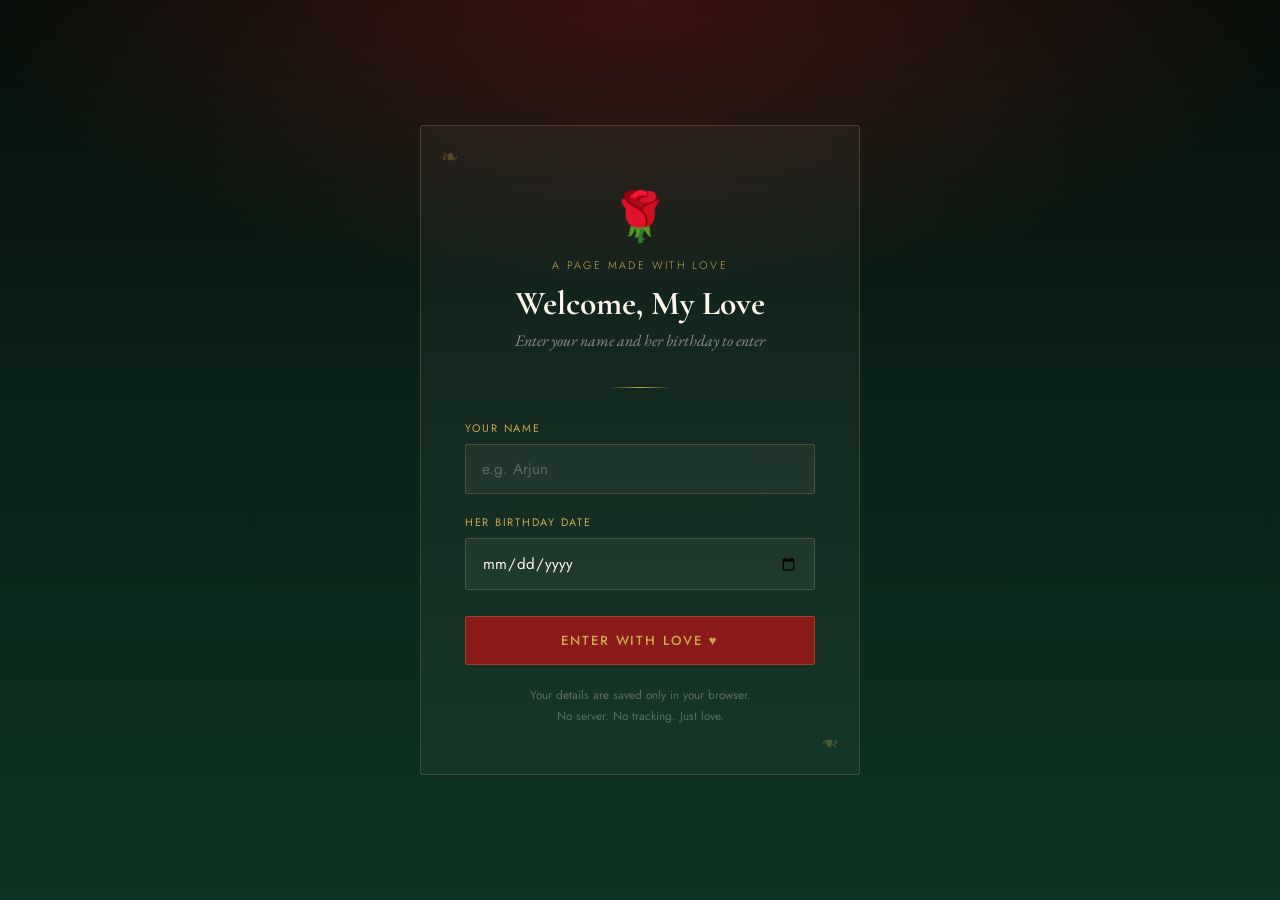
<file: index.html>
<!DOCTYPE html>
<html lang="en">
<head>
<meta charset="UTF-8"/>
<meta name="viewport" content="width=device-width, initial-scale=1.0"/>
<title>Happy Birthday, My Love</title>
<link href="https://fonts.googleapis.com/css2?family=Cormorant+Garamond:ital,wght@0,400;0,600;0,700;1,400;1,600&family=EB+Garamond:ital,wght@0,400;1,400&family=Jost:wght@300;400;500&display=swap" rel="stylesheet"/>
<style>
*,*::before,*::after{box-sizing:border-box;margin:0;padding:0}
:root{
  --green:#0d3322;--green2:#1a5c3a;--green3:#2d7a52;
  --red:#8b1a1a;--red2:#b52020;--red3:#d4302f;
  --gold:#c9a84c;--gold2:#e8c97a;
  --cream:#fdf6ec;
}
html{scroll-behavior:smooth}
body{font-family:'Jost',sans-serif;background:var(--green);color:var(--cream);overflow-x:hidden}

/* ── PETALS ── */
#petals{position:fixed;top:0;left:0;width:100%;height:100%;pointer-events:none;z-index:1}

/* ══════════════════════════════
   LOGIN PAGE
══════════════════════════════ */
#loginPage{
  position:fixed;inset:0;z-index:500;
  background:
    radial-gradient(ellipse 80% 50% at 50% 0%, rgba(139,26,26,.4) 0%, transparent 65%),
    linear-gradient(180deg,#060e09 0%,#0a2218 45%,#0d3322 100%);
  display:flex;align-items:center;justify-content:center;
  padding:20px;
}
.login-box{
  width:100%;max-width:440px;
  background:rgba(253,246,236,.04);
  border:1px solid rgba(201,168,76,.22);
  border-radius:3px;
  padding:56px 44px 48px;
  position:relative;text-align:center;
}
.login-box::before,.login-box::after{
  content:'❧';position:absolute;
  font-size:1.3rem;color:rgba(201,168,76,.3);
}
.login-box::before{top:16px;left:20px}
.login-box::after{bottom:16px;right:20px;transform:rotate(180deg)}

.login-rose{font-size:3rem;margin-bottom:6px;display:block;animation:heartbeat 2s ease-in-out infinite}
@keyframes heartbeat{0%,100%{transform:scale(1)}50%{transform:scale(1.12)}}

.login-eyebrow{
  font-size:.68rem;letter-spacing:.22em;text-transform:uppercase;
  color:var(--gold);margin-bottom:10px;font-weight:300;
}
.login-title{
  font-family:'Cormorant Garamond',serif;
  font-size:2.1rem;font-weight:700;color:var(--cream);
  margin-bottom:6px;
}
.login-sub{
  font-family:'EB Garamond',serif;font-style:italic;
  font-size:1rem;color:rgba(253,246,236,.5);
  margin-bottom:36px;
}
.gold-line{width:60px;height:1px;background:linear-gradient(90deg,transparent,var(--gold),transparent);margin:0 auto 32px}

.login-label{
  display:block;font-size:.68rem;letter-spacing:.16em;text-transform:uppercase;
  color:var(--gold);margin-bottom:8px;text-align:left;
}
.login-input{
  width:100%;padding:13px 16px;margin-bottom:20px;
  background:rgba(253,246,236,.05);
  border:1px solid rgba(201,168,76,.25);border-radius:2px;
  color:var(--cream);font-family:'Jost',sans-serif;font-size:.95rem;
  outline:none;transition:.2s;
}
.login-input::placeholder{color:rgba(253,246,236,.28)}
.login-input:focus{border-color:var(--gold);background:rgba(201,168,76,.07)}

.login-btn{
  width:100%;padding:14px;margin-top:6px;
  background:var(--red);color:var(--gold);
  font-family:'Jost',sans-serif;font-size:.82rem;
  letter-spacing:.14em;text-transform:uppercase;font-weight:500;
  border:1px solid rgba(201,168,76,.3);border-radius:2px;
  cursor:pointer;transition:.2s;
}
.login-btn:hover{background:var(--red2);transform:translateY(-2px)}
.login-error{
  display:none;margin-top:14px;
  font-size:.82rem;color:#f87171;letter-spacing:.05em;
}
.login-note{
  margin-top:20px;font-size:.74rem;
  color:rgba(253,246,236,.3);line-height:1.7;
}

/* ══════════════════════════════
   MAIN PAGE (hidden until login)
══════════════════════════════ */
#mainPage{display:none}

/* ── NAV ── */
nav{
  position:fixed;top:0;width:100%;z-index:200;
  background:rgba(13,51,34,.93);backdrop-filter:blur(14px);
  border-bottom:1px solid rgba(201,168,76,.18);
  display:flex;align-items:center;justify-content:space-between;
  padding:0 5%;height:62px;
}
.nav-brand{
  font-family:'Cormorant Garamond',serif;
  font-size:1.2rem;font-weight:600;color:var(--gold);
  text-decoration:none;letter-spacing:.05em;
}
.nav-brand em{color:var(--red3);font-style:italic}
.nav-links{display:flex;gap:4px;list-style:none;align-items:center}
.nav-links a{
  text-decoration:none;font-size:.8rem;font-weight:400;letter-spacing:.06em;
  color:rgba(253,246,236,.6);padding:7px 14px;border-radius:3px;
  transition:.2s;text-transform:uppercase;
}
.nav-links a:hover{color:var(--gold);background:rgba(201,168,76,.08)}
.nav-links .cta-btn{background:var(--red);color:var(--gold)!important;border:1px solid rgba(201,168,76,.3)}
.nav-links .cta-btn:hover{background:var(--red2)!important}
.nav-user{
  font-size:.75rem;color:var(--gold2);letter-spacing:.08em;
  margin-right:4px;opacity:.8;
}
.logout-btn{
  background:none;border:1px solid rgba(201,168,76,.25);
  color:rgba(253,246,236,.45);font-size:.72rem;letter-spacing:.1em;
  text-transform:uppercase;padding:5px 12px;border-radius:2px;
  cursor:pointer;transition:.2s;font-family:'Jost',sans-serif;
}
.logout-btn:hover{border-color:var(--red);color:var(--red3)}

/* ── HERO ── */
.hero{
  min-height:100vh;
  background:
    radial-gradient(ellipse 80% 60% at 50% 0%,rgba(139,26,26,.35) 0%,transparent 70%),
    linear-gradient(180deg,#0a2218 0%,#0d3322 40%,#0a1e12 100%);
  display:flex;flex-direction:column;align-items:center;justify-content:center;
  text-align:center;padding:110px 24px 80px;position:relative;overflow:hidden;
}
.hero::before{
  content:'';position:absolute;top:0;left:50%;transform:translateX(-50%);
  width:600px;height:300px;
  background:radial-gradient(ellipse,rgba(180,40,40,.18) 0%,transparent 70%);
  animation:glowPulse 3s ease-in-out infinite;pointer-events:none;
}
@keyframes glowPulse{0%,100%{opacity:.7}50%{opacity:1}}
.hero-divider{width:120px;height:1px;background:linear-gradient(90deg,transparent,var(--gold),transparent);margin:0 auto 22px}
.hero-eyebrow{font-size:.72rem;letter-spacing:.22em;text-transform:uppercase;color:var(--gold2);margin-bottom:18px;font-weight:300}
.hero h1{
  font-family:'Cormorant Garamond',serif;
  font-size:clamp(3rem,8vw,6.5rem);font-weight:700;line-height:1;
  color:var(--cream);margin-bottom:8px;
  text-shadow:0 4px 40px rgba(139,26,26,.5);
}
.hero h1 em{color:var(--red3);font-style:italic}
.hero-name{
  font-family:'Cormorant Garamond',serif;
  font-size:clamp(1.8rem,5vw,3.2rem);font-style:italic;font-weight:400;
  color:var(--gold);margin:6px 0 30px;text-shadow:0 2px 30px rgba(201,168,76,.4);
}
.hero-quote{
  font-family:'EB Garamond',serif;font-size:clamp(1rem,2.2vw,1.2rem);
  font-style:italic;color:rgba(253,246,236,.75);
  max-width:520px;line-height:1.85;margin-bottom:44px;
}
.hero-btns{display:flex;gap:16px;justify-content:center;flex-wrap:wrap}
.btn{
  padding:13px 32px;font-size:.85rem;letter-spacing:.1em;text-transform:uppercase;
  text-decoration:none;font-weight:500;border-radius:3px;transition:.2s;
  cursor:pointer;border:none;display:inline-block;
}
.btn:hover{transform:translateY(-2px)}
.btn-rose{background:var(--red);color:var(--gold);border:1px solid rgba(201,168,76,.35);box-shadow:0 4px 20px rgba(139,26,26,.4)}
.btn-rose:hover{background:var(--red2)}
.btn-ghost{background:transparent;color:var(--gold);border:1px solid rgba(201,168,76,.4)}
.btn-ghost:hover{background:rgba(201,168,76,.08)}

/* ── GOLD RULE ── */
.gold-rule{display:flex;align-items:center;gap:14px;padding:0 6%}
.gold-rule::before,.gold-rule::after{content:'';flex:1;height:1px;background:linear-gradient(90deg,transparent,rgba(201,168,76,.5),transparent)}
.gold-rule span{color:var(--gold);font-size:.95rem}

/* ── SECTIONS ── */
section{padding:90px 6%}
.sec-eyebrow{font-size:.7rem;letter-spacing:.2em;text-transform:uppercase;color:var(--gold);margin-bottom:10px;font-weight:400}
.sec-title{font-family:'Cormorant Garamond',serif;font-size:clamp(2rem,4vw,3rem);font-weight:600;color:var(--cream);margin-bottom:16px}

/* ── LETTER ── */
#letter{background:linear-gradient(135deg,#0a2218 0%,#0d3322 50%,#0a1e12 100%);text-align:center}
.letter-wrap{
  max-width:700px;margin:50px auto 0;
  background:rgba(253,246,236,.04);border:1px solid rgba(201,168,76,.18);
  border-radius:2px;padding:60px 50px;position:relative;
}
.letter-wrap::before,.letter-wrap::after{content:'❧';position:absolute;font-size:1.4rem;color:rgba(201,168,76,.35)}
.letter-wrap::before{top:18px;left:22px}
.letter-wrap::after{bottom:18px;right:22px;transform:rotate(180deg)}
.letter-text{
  font-family:'EB Garamond',serif;font-size:clamp(1.05rem,2vw,1.22rem);
  font-style:italic;line-height:2.1;color:rgba(253,246,236,.88);margin-bottom:30px;
}
.letter-text strong{color:var(--gold2);font-style:normal;font-weight:400}
.letter-sig{font-family:'Cormorant Garamond',serif;font-size:1.3rem;color:var(--red3);font-style:italic;font-weight:600}

/* ── ROSE MARQUEE ── */
.rose-strip{background:var(--red);padding:22px 0;overflow:hidden;white-space:nowrap}
.rose-inner{display:inline-block;animation:rscroll 24s linear infinite;font-size:.78rem;letter-spacing:.18em;text-transform:uppercase;color:rgba(253,246,236,.8);font-weight:300}
.rose-inner span{margin:0 36px}
.rose-inner span::before{content:'✦  '}
@keyframes rscroll{from{transform:translateX(0)}to{transform:translateX(-50%)}}

/* ── QUOTES ── */
#quotes{background:#0a1e12;text-align:center}
.quotes-grid{display:grid;grid-template-columns:repeat(auto-fit,minmax(280px,1fr));gap:22px;margin-top:50px}
.q-card{
  background:rgba(253,246,236,.03);border:1px solid rgba(201,168,76,.15);
  border-top:2px solid var(--red);border-radius:2px;padding:36px 28px;
  text-align:left;transition:.25s;
}
.q-card:hover{background:rgba(201,168,76,.06);border-top-color:var(--gold);transform:translateY(-4px)}
.q-mark{font-family:'Cormorant Garamond',serif;font-size:3.5rem;line-height:.8;color:var(--red);opacity:.6;margin-bottom:14px;display:block}
.q-text{font-family:'EB Garamond',serif;font-size:1.05rem;font-style:italic;line-height:1.85;color:rgba(253,246,236,.82);margin-bottom:18px}
.q-author{font-size:.75rem;letter-spacing:.14em;text-transform:uppercase;color:var(--gold);font-weight:400}

/* ── WISH FORM ── */
#wish{background:linear-gradient(180deg,#0d3322 0%,#0a2218 100%);text-align:center}
.wish-form{max-width:560px;margin:44px auto 0}
.wish-form label{display:block;font-size:.72rem;letter-spacing:.16em;text-transform:uppercase;color:var(--gold);margin-bottom:8px;text-align:left}
.wish-form input,.wish-form textarea{
  width:100%;padding:13px 16px;
  background:rgba(253,246,236,.04);border:1px solid rgba(201,168,76,.25);border-radius:2px;
  color:var(--cream);font-family:'Jost',sans-serif;font-size:.95rem;
  outline:none;transition:.2s;resize:none;margin-bottom:20px;
}
.wish-form input::placeholder,.wish-form textarea::placeholder{color:rgba(253,246,236,.3)}
.wish-form input:focus,.wish-form textarea:focus{border-color:var(--gold);background:rgba(201,168,76,.06)}
.wish-form textarea{min-height:110px}
.wish-form button{
  width:100%;padding:15px;background:var(--red);color:var(--gold);
  font-family:'Jost',sans-serif;font-size:.85rem;letter-spacing:.14em;
  text-transform:uppercase;font-weight:500;
  border:1px solid rgba(201,168,76,.3);border-radius:2px;cursor:pointer;transition:.2s;
}
.wish-form button:hover{background:var(--red2);transform:translateY(-2px)}
.success-msg{
  display:none;margin-top:20px;padding:18px;
  background:rgba(29,92,58,.4);border:1px solid rgba(61,153,102,.3);
  border-radius:2px;color:var(--gold2);font-size:.9rem;letter-spacing:.06em;
}

/* ── DISPLAY CARD ── */
#display{display:none;padding:80px 6%;background:#0a1e12;text-align:center}
.display-card{
  max-width:640px;margin:0 auto;
  background:rgba(253,246,236,.04);border:1px solid rgba(201,168,76,.2);
  border-radius:2px;padding:50px 44px;position:relative;
}
.display-card::before{
  content:'';position:absolute;inset:0;border-radius:2px;
  background:radial-gradient(ellipse at top,rgba(139,26,26,.12),transparent 60%);
  pointer-events:none;
}
.dc-to{font-size:.72rem;letter-spacing:.2em;text-transform:uppercase;color:var(--gold);margin-bottom:8px}
.dc-name{font-family:'Cormorant Garamond',serif;font-size:2.4rem;font-weight:700;font-style:italic;color:var(--cream);margin-bottom:24px}
.dc-msg{font-family:'EB Garamond',serif;font-size:1.12rem;font-style:italic;line-height:1.95;color:rgba(253,246,236,.85);margin-bottom:28px}
.dc-from{font-family:'Cormorant Garamond',serif;font-size:1.1rem;color:var(--red3);font-style:italic}

/* ── FOOTER ── */
footer{background:#060e09;text-align:center;padding:44px 20px;border-top:1px solid rgba(201,168,76,.12)}
footer .f-brand{font-family:'Cormorant Garamond',serif;font-size:1.3rem;color:var(--gold);margin-bottom:10px;display:block;letter-spacing:.06em}
footer p{color:rgba(253,246,236,.3);font-size:.8rem;line-height:1.8}
footer em{color:var(--red3);font-style:normal}

@media(max-width:720px){
  .nav-links li:not(:last-child):not(:nth-last-child(2)){display:none}
  .letter-wrap{padding:36px 24px}
  .login-box{padding:40px 26px 36px}
}
</style>
</head>
<body>

<canvas id="petals"></canvas>

<!-- ══════════════════════════════
     LOGIN PAGE
══════════════════════════════ -->
<div id="loginPage">
  <div class="login-box">
    <span class="login-rose">🌹</span>
    <p class="login-eyebrow">A page made with love</p>
    <h1 class="login-title">Welcome, My Love</h1>
    <p class="login-sub">Enter your name and her birthday to enter</p>
    <div class="gold-line"></div>

    <label class="login-label">Your Name</label>
    <input class="login-input" id="loginName" type="text" placeholder="e.g. Arjun" autocomplete="off"/>

    <label class="login-label">Her Birthday Date</label>
    <input class="login-input" id="loginDate" type="date"/>

    <button class="login-btn" onclick="handleLogin()">Enter With Love ♥</button>
    <p class="login-error" id="loginError">Please fill in both fields to continue.</p>
    <p class="login-note">Your details are saved only in your browser.<br>No server. No tracking. Just love.</p>
  </div>
</div>

<!-- ══════════════════════════════
     MAIN PAGE
══════════════════════════════ -->
<div id="mainPage">

  <!-- NAV -->
  <nav>
    <a class="nav-brand" href="#">For My <em>Love</em></a>
    <ul class="nav-links">
      <li><span class="nav-user" id="navUser"></span></li>
      <li><a href="#letter">Letter</a></li>
      <li><a href="#quotes">Quotes</a></li>
      <li><a href="#wish" class="cta-btn">Write to Her ♥</a></li>
      <li><button class="logout-btn" onclick="handleLogout()">Sign Out</button></li>
    </ul>
  </nav>

  <!-- HERO -->
  <section class="hero" id="home">
    <div class="hero-divider"></div>
    <p class="hero-eyebrow">Today is your day, my love</p>
    <h1>Happy <em>Birthday</em></h1>
    <div class="hero-name" id="heroName">My Dearest</div>
    <p class="hero-quote">"In all the world, there is no heart for me like yours. In all the world, there is no love for you like mine."</p>
    <div class="hero-divider"></div>
    <div style="margin-bottom:36px"></div>
    <div class="hero-btns">
      <a href="#letter" class="btn btn-rose">Read Your Letter ♥</a>
      <a href="#quotes" class="btn btn-ghost">Love Quotes</a>
    </div>
  </section>

  <!-- LETTER -->
  <section id="letter">
    <div class="gold-rule" style="margin-bottom:60px"><span>♥</span></div>
    <p class="sec-eyebrow" style="text-align:center">A letter from my heart</p>
    <h2 class="sec-title" style="text-align:center">To the One I Love</h2>
    <div class="letter-wrap">
      <p class="letter-text">
        My love, on this beautiful day the world gave me the greatest gift — <strong>you.</strong><br><br>
        Every morning I wake up grateful that somewhere in this universe,
        the stars aligned just right to bring you into my life. You are not just
        my lover — you are my <strong>peace, my home, my favourite person.</strong><br><br>
        Today, on your birthday, I want you to feel how deeply and completely
        you are adored. Your laughter is my favourite sound. Your smile is
        the most beautiful thing I have ever seen. And your heart —
        your heart is where I live.<br><br>
        <strong>Happy birthday, my love. May this year give you everything you deserve —
        which is absolutely everything.</strong>
      </p>
      <div style="width:60px;height:1px;background:linear-gradient(90deg,transparent,var(--gold),transparent);margin:0 auto 22px"></div>
      <p class="letter-sig" id="fromSig">— Forever yours ♥</p>
    </div>
  </section>

  <!-- ROSE MARQUEE -->
  <div class="rose-strip">
    <div class="rose-inner">
      <span>You are my everything</span><span>Happy Birthday my love</span>
      <span>Forever and always</span><span>My heart is yours</span>
      <span>You make life beautiful</span><span>I love you endlessly</span>
      <span>You are my everything</span><span>Happy Birthday my love</span>
      <span>Forever and always</span><span>My heart is yours</span>
      <span>You make life beautiful</span><span>I love you endlessly</span>
    </div>
  </div>

  <!-- QUOTES -->
  <section id="quotes">
    <p class="sec-eyebrow" style="text-align:center">Words that say what the heart feels</p>
    <h2 class="sec-title" style="text-align:center">Love, in Every Verse</h2>
    <div class="quotes-grid">
      <div class="q-card"><span class="q-mark">"</span><p class="q-text">I have waited for this opportunity for more than half a century, to repeat to you once again my vow of eternal fidelity and everlasting love.</p><p class="q-author">— Gabriel García Márquez</p></div>
      <div class="q-card"><span class="q-mark">"</span><p class="q-text">Whatever our souls are made of, his and mine are the same.</p><p class="q-author">— Emily Brontë</p></div>
      <div class="q-card"><span class="q-mark">"</span><p class="q-text">I am catastrophically in love with you.</p><p class="q-author">— Cassandra Clare</p></div>
      <div class="q-card"><span class="q-mark">"</span><p class="q-text">I swear I couldn't love you more than I do right now, and yet I know I will tomorrow.</p><p class="q-author">— Leo Christopher</p></div>
      <div class="q-card"><span class="q-mark">"</span><p class="q-text">You are every reason, every hope and every dream I've ever had, and no matter what happens to us in the future, every day we are together is the greatest day of my life.</p><p class="q-author">— Nicholas Sparks</p></div>
      <div class="q-card"><span class="q-mark">"</span><p class="q-text">I love you without knowing how, or when, or from where. I love you simply, without problems or pride.</p><p class="q-author">— Pablo Neruda</p></div>
      <div class="q-card"><span class="q-mark">"</span><p class="q-text">In your smile I see something more beautiful than the stars.</p><p class="q-author">— Beth Revis</p></div>
      <div class="q-card"><span class="q-mark">"</span><p class="q-text">If I know what love is, it is because of you.</p><p class="q-author">— Hermann Hesse</p></div>
      <div class="q-card"><span class="q-mark">"</span><p class="q-text">She is the only evidence of God I have seen with the exception of the fleeting grace occasionally apparent in other human beings.</p><p class="q-author">— John Updike</p></div>
    </div>
  </section>

  <!-- SEND WISH -->
  <section id="wish">
    <div class="gold-rule" style="margin-bottom:60px"><span>♥</span></div>
    <p class="sec-eyebrow" style="text-align:center">Personalise this page for her</p>
    <h2 class="sec-title" style="text-align:center">Write Her Your Wish</h2>
    <div class="wish-form">
      <label>Her Name</label>
      <input type="text" id="inName" placeholder="Her beautiful name..."/>
      <label>Your Name</label>
      <input type="text" id="inSender" placeholder="Your name..."/>
      <label>Your Message to Her</label>
      <textarea id="inMsg" placeholder="Pour your heart out — she deserves every word..."></textarea>
      <button onclick="sendWish()">Send With Love ♥</button>
      <div class="success-msg" id="successMsg">✦ Your wish is live — scroll up to see it ✦</div>
    </div>
  </section>

  <!-- DISPLAY CARD -->
  <section id="display">
    <p class="sec-eyebrow">A message of love</p>
    <h2 class="sec-title">Your Birthday Wish</h2>
    <div class="display-card">
      <p class="dc-to">To the most beautiful person —</p>
      <p class="dc-name" id="dcName"></p>
      <p class="dc-msg" id="dcMsg"></p>
      <p class="dc-from" id="dcFrom"></p>
    </div>
  </section>

  <!-- FOOTER -->
  <footer>
    <span class="f-brand">For My Love ♥</span>
    <p>Made with <em>love</em> and devotion, for the one who deserves the whole world.</p>
    <p style="margin-top:10px;font-size:.72rem;color:rgba(253,246,236,.18)">© 2026 · A gift from the heart</p>
  </footer>

</div><!-- /mainPage -->

<script>
/* ══════════════════════════
   FALLING PETALS
══════════════════════════ */
const canvas = document.getElementById('petals');
const ctx = canvas.getContext('2d');
function resize(){ canvas.width=innerWidth; canvas.height=innerHeight; }
resize(); window.addEventListener('resize',resize);
const PC=['#8b1a1a','#b52020','#d4302f','#c9a84c','#3d9966','#1a5c3a'];
const petals=Array.from({length:55},()=>({
  x:Math.random()*innerWidth, y:Math.random()*innerHeight-innerHeight,
  r:Math.random()*7+4, color:PC[Math.floor(Math.random()*PC.length)],
  speed:Math.random()*1.2+.6, drift:(Math.random()-.5)*1.2,
  rot:Math.random()*Math.PI*2, rotS:(Math.random()-.5)*.04,
  swing:Math.random()*Math.PI*2, opacity:Math.random()*.45+.2
}));
let t=0;
function drawPetals(){
  ctx.clearRect(0,0,canvas.width,canvas.height);t++;
  petals.forEach(p=>{
    p.y+=p.speed; p.rot+=p.rotS;
    p.x+=Math.sin(p.swing+t*.012)*p.drift;
    if(p.y>canvas.height+20){p.y=-16;p.x=Math.random()*canvas.width;}
    ctx.save();ctx.translate(p.x,p.y);ctx.rotate(p.rot);
    ctx.globalAlpha=p.opacity;ctx.fillStyle=p.color;
    ctx.beginPath();ctx.ellipse(0,0,p.r,p.r*1.7,0,0,Math.PI*2);ctx.fill();
    ctx.restore();
  });
  requestAnimationFrame(drawPetals);
}
drawPetals();

/* ══════════════════════════
   AUTH — localStorage
══════════════════════════ */
const LS_KEY = 'bdlove_session';

function saveSession(name, date){
  localStorage.setItem(LS_KEY, JSON.stringify({name, date, ts: Date.now()}));
}
function getSession(){
  try{ return JSON.parse(localStorage.getItem(LS_KEY)); }
  catch(e){ return null; }
}
function clearSession(){
  localStorage.removeItem(LS_KEY);
}

function showMain(name){
  document.getElementById('loginPage').style.display = 'none';
  document.getElementById('mainPage').style.display  = 'block';
  // populate name
  document.getElementById('heroName').textContent = name + ' ♥';
  document.getElementById('navUser').textContent  = 'Hi, ' + name;
  document.getElementById('fromSig').textContent  = '— Forever yours, ' + name + ' ♥';
  document.getElementById('inSender').value       = name;
}

function handleLogin(){
  const nameVal = document.getElementById('loginName').value.trim();
  const dateVal = document.getElementById('loginDate').value;
  const err     = document.getElementById('loginError');

  if(!nameVal || !dateVal){
    err.style.display = 'block';
    err.textContent   = 'Please fill in both fields to continue.';
    return;
  }
  err.style.display = 'none';
  saveSession(nameVal, dateVal);
  showMain(nameVal);
}

function handleLogout(){
  clearSession();
  document.getElementById('mainPage').style.display  = 'none';
  document.getElementById('loginPage').style.display = 'flex';
  // reset fields
  document.getElementById('loginName').value = '';
  document.getElementById('loginDate').value = '';
}

/* Auto-login if session exists */
(function init(){
  const s = getSession();
  if(s && s.name){
    showMain(s.name);
  }
})();

/* ══════════════════════════
   WISH FORM
══════════════════════════ */
function sendWish(){
  const name   = document.getElementById('inName').value.trim();
  const sender = document.getElementById('inSender').value.trim();
  const msg    = document.getElementById('inMsg').value.trim();
  if(name){ document.getElementById('heroName').textContent=name+' ♥'; document.getElementById('dcName').textContent=name; }
  if(sender){ document.getElementById('fromSig').textContent='— Forever yours, '+sender+' ♥'; document.getElementById('dcFrom').textContent='— With all my love, '+sender+' ♥'; }
  if(msg){ document.getElementById('dcMsg').textContent='\u201C'+msg+'\u201D'; }
  document.getElementById('display').style.display='block';
  document.getElementById('successMsg').style.display='block';
  // persist wish in localStorage
  localStorage.setItem('bdlove_wish', JSON.stringify({name,sender,msg}));
  setTimeout(()=>{ document.getElementById('display').scrollIntoView({behavior:'smooth'}); },900);
}

/* restore saved wish */
(function restoreWish(){
  try{
    const w = JSON.parse(localStorage.getItem('bdlove_wish'));
    if(w && w.msg){
      if(w.name){ document.getElementById('inName').value=w.name; document.getElementById('dcName').textContent=w.name; }
      if(w.sender){ document.getElementById('inSender').value=w.sender; }
      if(w.msg){ document.getElementById('inMsg').value=w.msg; document.getElementById('dcMsg').textContent='\u201C'+w.msg+'\u201D'; document.getElementById('display').style.display='block'; }
    }
  }catch(e){}
})();
</script>
</body>
</html>
</file>
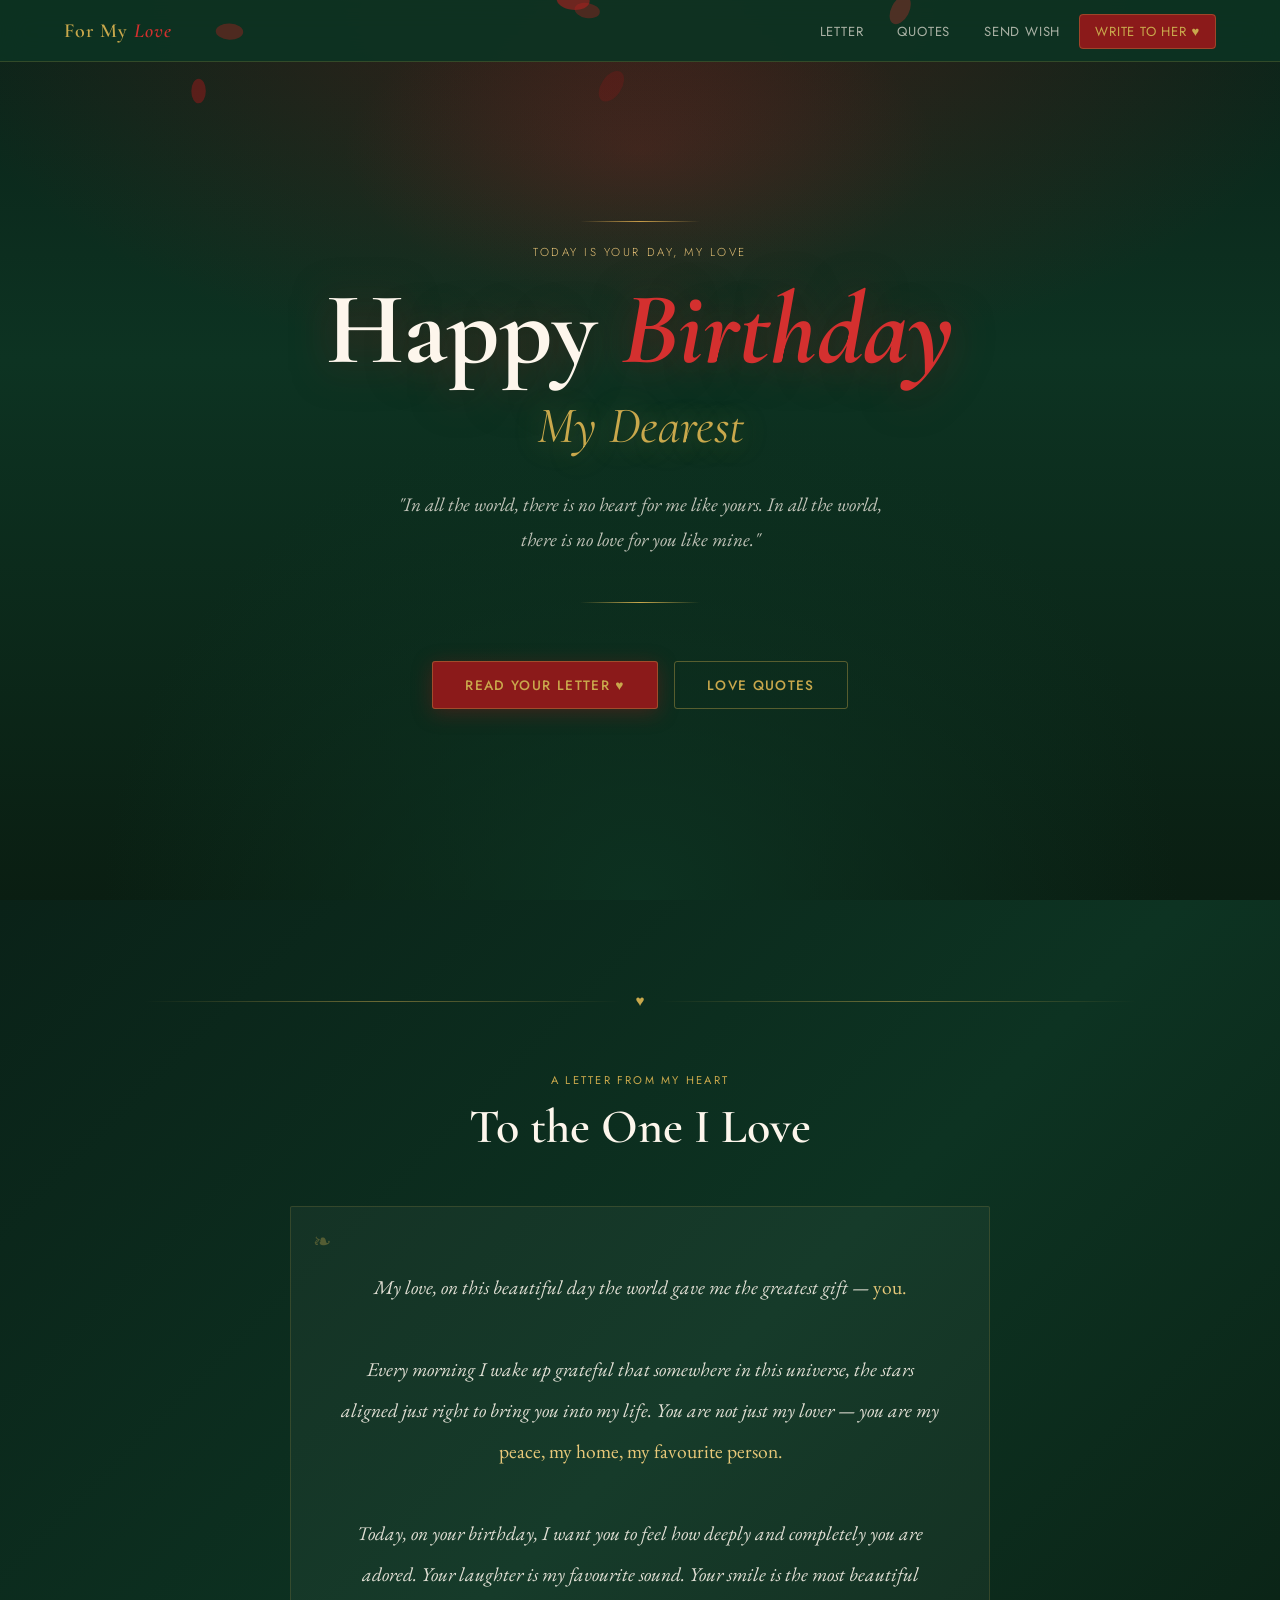
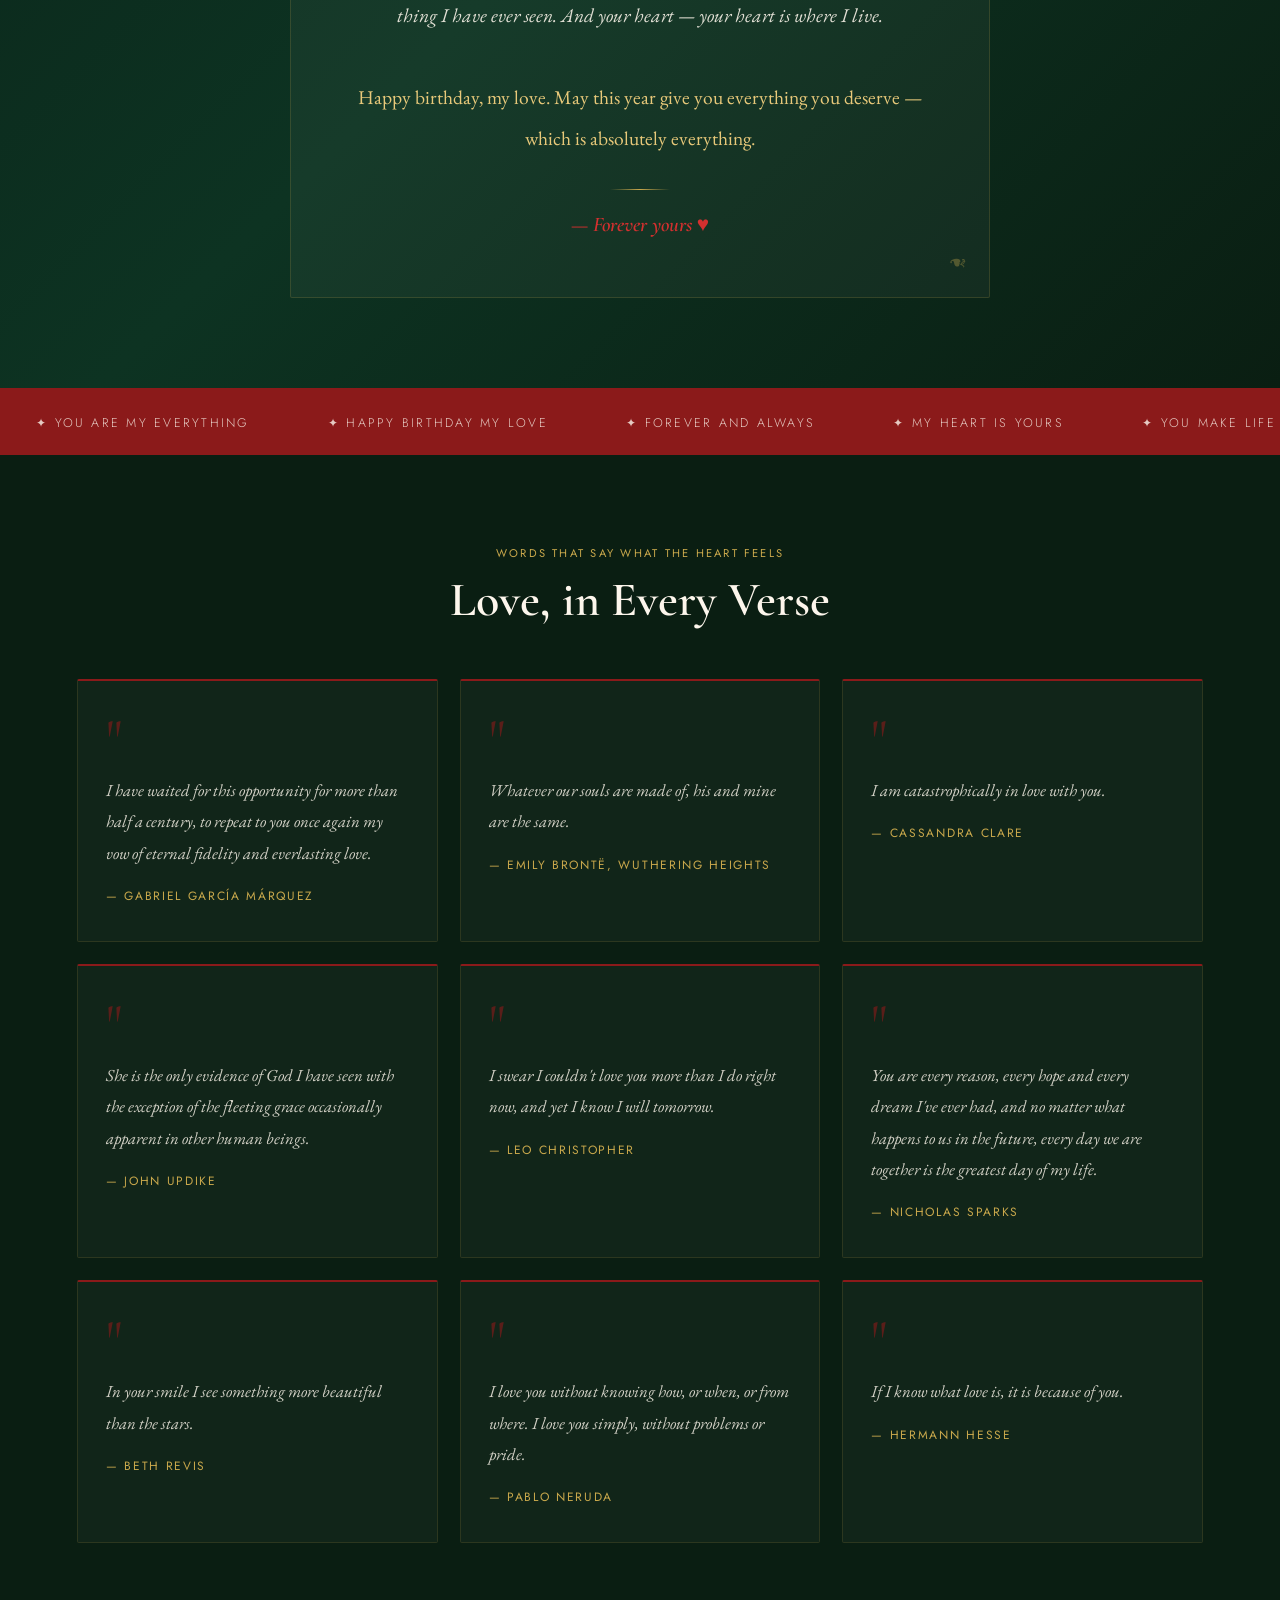
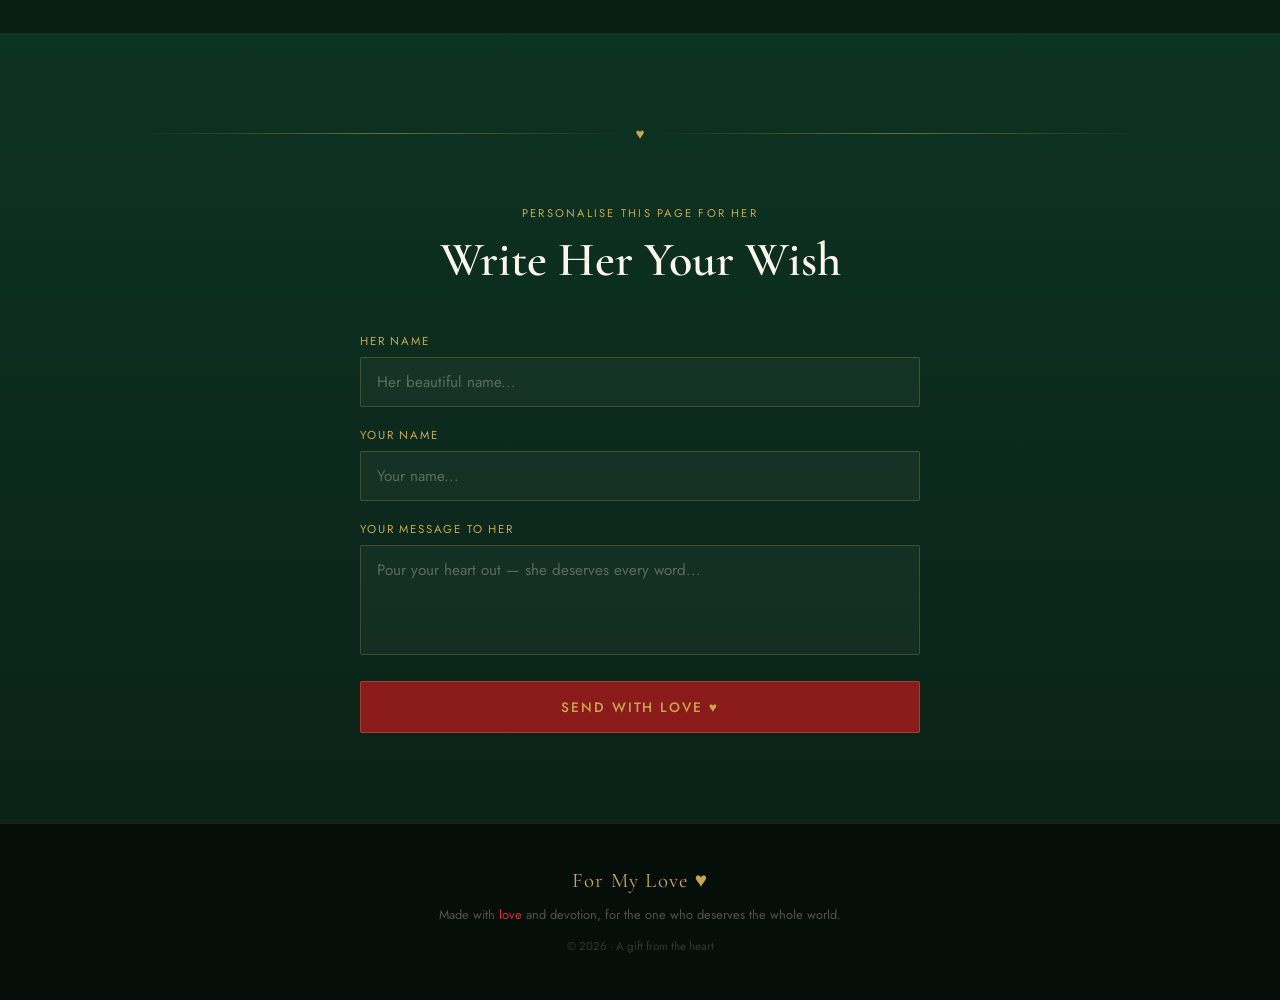
<file: birthday_love.html>
<!DOCTYPE html>
<html lang="en">
<head>
<meta charset="UTF-8"/>
<meta name="viewport" content="width=device-width, initial-scale=1.0"/>
<title>Happy Birthday, My Love</title>
<link href="https://fonts.googleapis.com/css2?family=Cormorant+Garamond:ital,wght@0,400;0,600;0,700;1,400;1,600&family=EB+Garamond:ital,wght@0,400;1,400&family=Jost:wght@300;400;500&display=swap" rel="stylesheet"/>
<style>
*,*::before,*::after{box-sizing:border-box;margin:0;padding:0}
:root{
  --green:#0d3322;
  --green2:#1a5c3a;
  --green3:#2d7a52;
  --green4:#3d9966;
  --red:#8b1a1a;
  --red2:#b52020;
  --red3:#d4302f;
  --rose:#c0392b;
  --gold:#c9a84c;
  --gold2:#e8c97a;
  --cream:#fdf6ec;
  --parchment:#f5ede0;
}
html{scroll-behavior:smooth}
body{
  font-family:'Jost',sans-serif;
  background:var(--green);
  color:var(--cream);
  overflow-x:hidden;
}

/* ── PETALS CANVAS ── */
#petals{position:fixed;top:0;left:0;width:100%;height:100%;pointer-events:none;z-index:998}

/* ── NAV ── */
nav{
  position:fixed;top:0;width:100%;z-index:200;
  background:rgba(13,51,34,0.92);
  backdrop-filter:blur(14px);
  border-bottom:1px solid rgba(201,168,76,0.2);
  display:flex;align-items:center;justify-content:space-between;
  padding:0 5%;height:62px;
}
.nav-brand{
  font-family:'Cormorant Garamond',serif;
  font-size:1.25rem;font-weight:600;
  color:var(--gold);text-decoration:none;letter-spacing:.05em;
}
.nav-brand em{color:var(--red3);font-style:italic}
.nav-links{display:flex;gap:4px;list-style:none}
.nav-links a{
  text-decoration:none;font-size:.82rem;font-weight:400;letter-spacing:.06em;
  color:rgba(253,246,236,.65);padding:7px 15px;border-radius:4px;
  transition:.2s;text-transform:uppercase;
}
.nav-links a:hover{color:var(--gold);background:rgba(201,168,76,.08)}
.nav-links .cta-btn{
  background:var(--red);color:var(--gold)!important;
  border:1px solid rgba(201,168,76,.3);border-radius:4px;
}
.nav-links .cta-btn:hover{background:var(--red2)!important}

/* ── HERO ── */
.hero{
  min-height:100vh;
  background:
    radial-gradient(ellipse 80% 60% at 50% 0%, rgba(139,26,26,.35) 0%, transparent 70%),
    radial-gradient(ellipse 60% 80% at 50% 100%, rgba(13,51,34,.9) 0%, transparent 70%),
    linear-gradient(180deg, #0a2218 0%, #0d3322 40%, #0a1e12 100%);
  display:flex;flex-direction:column;align-items:center;justify-content:center;
  text-align:center;padding:110px 24px 80px;
  position:relative;overflow:hidden;
}

/* candle glow top */
.hero::before{
  content:'';position:absolute;top:0;left:50%;transform:translateX(-50%);
  width:600px;height:300px;
  background:radial-gradient(ellipse, rgba(180,40,40,.18) 0%, transparent 70%);
  animation:glowPulse 3s ease-in-out infinite;
}
@keyframes glowPulse{0%,100%{opacity:.7}50%{opacity:1}}

.hero-divider{
  width:120px;height:1px;
  background:linear-gradient(90deg,transparent,var(--gold),transparent);
  margin:0 auto 22px;
}
.hero-eyebrow{
  font-size:.72rem;letter-spacing:.22em;text-transform:uppercase;
  color:var(--gold2);margin-bottom:18px;font-weight:300;
}
.hero h1{
  font-family:'Cormorant Garamond',serif;
  font-size:clamp(3rem,8vw,6.5rem);
  font-weight:700;line-height:1.0;
  color:var(--cream);margin-bottom:8px;
  text-shadow:0 4px 40px rgba(139,26,26,.5);
}
.hero h1 em{color:var(--red3);font-style:italic}
.hero-name{
  font-family:'Cormorant Garamond',serif;
  font-size:clamp(1.8rem,5vw,3.2rem);
  font-style:italic;font-weight:400;
  color:var(--gold);margin:6px 0 30px;
  text-shadow:0 2px 30px rgba(201,168,76,.4);
}
.hero-quote{
  font-family:'EB Garamond',serif;
  font-size:clamp(1rem,2.2vw,1.2rem);
  font-style:italic;color:rgba(253,246,236,.75);
  max-width:520px;line-height:1.85;margin-bottom:44px;
}
.hero-btns{display:flex;gap:16px;justify-content:center;flex-wrap:wrap}

.btn{
  padding:13px 32px;font-size:.85rem;letter-spacing:.1em;
  text-transform:uppercase;text-decoration:none;font-weight:500;
  border-radius:3px;transition:.2s;cursor:pointer;border:none;display:inline-block;
}
.btn:hover{transform:translateY(-2px)}
.btn-rose{
  background:var(--red);color:var(--gold);
  border:1px solid rgba(201,168,76,.35);
  box-shadow:0 4px 20px rgba(139,26,26,.4);
}
.btn-rose:hover{background:var(--red2);box-shadow:0 8px 30px rgba(139,26,26,.5)}
.btn-ghost{
  background:transparent;color:var(--gold);
  border:1px solid rgba(201,168,76,.4);
}
.btn-ghost:hover{background:rgba(201,168,76,.08);border-color:var(--gold)}

/* ── GOLD RULE DIVIDER ── */
.gold-rule{
  display:flex;align-items:center;gap:14px;
  padding:0 6%;margin:0;
}
.gold-rule::before,.gold-rule::after{
  content:'';flex:1;height:1px;
  background:linear-gradient(90deg,transparent,rgba(201,168,76,.5),transparent);
}
.gold-rule span{color:var(--gold);font-size:.95rem}

/* ── SECTIONS ── */
section{padding:90px 6%}

.sec-eyebrow{
  font-size:.7rem;letter-spacing:.2em;text-transform:uppercase;
  color:var(--gold);margin-bottom:10px;font-weight:400;
}
.sec-title{
  font-family:'Cormorant Garamond',serif;
  font-size:clamp(2rem,4vw,3rem);font-weight:600;
  color:var(--cream);margin-bottom:16px;
}

/* ── LOVE LETTER SECTION ── */
#letter{
  background:linear-gradient(135deg,#0a2218 0%,#0d3322 50%,#0a1e12 100%);
  text-align:center;
}
.letter-wrap{
  max-width:700px;margin:50px auto 0;
  background:rgba(253,246,236,.04);
  border:1px solid rgba(201,168,76,.18);
  border-radius:2px;
  padding:60px 50px;
  position:relative;
}
/* corner ornaments */
.letter-wrap::before,.letter-wrap::after{
  content:'❧';position:absolute;
  font-size:1.4rem;color:rgba(201,168,76,.35);
}
.letter-wrap::before{top:18px;left:22px}
.letter-wrap::after{bottom:18px;right:22px;transform:rotate(180deg)}

.letter-text{
  font-family:'EB Garamond',serif;
  font-size:clamp(1.05rem,2vw,1.22rem);
  font-style:italic;line-height:2.1;
  color:rgba(253,246,236,.88);
  margin-bottom:30px;
}
.letter-text strong{
  color:var(--gold2);font-style:normal;font-weight:400;
}
.letter-sig{
  font-family:'Cormorant Garamond',serif;
  font-size:1.3rem;color:var(--red3);font-style:italic;font-weight:600;
}

/* ── QUOTES ── */
#quotes{
  background:#0a1e12;
  text-align:center;
}
.quotes-grid{
  display:grid;
  grid-template-columns:repeat(auto-fit,minmax(280px,1fr));
  gap:22px;margin-top:50px;
}
.q-card{
  background:rgba(253,246,236,.03);
  border:1px solid rgba(201,168,76,.15);
  border-top:2px solid var(--red);
  border-radius:2px;
  padding:36px 28px;
  text-align:left;
  transition:.25s;
}
.q-card:hover{
  background:rgba(201,168,76,.06);
  border-top-color:var(--gold);
  transform:translateY(-4px);
}
.q-mark{
  font-family:'Cormorant Garamond',serif;
  font-size:3.5rem;line-height:.8;
  color:var(--red);opacity:.6;
  margin-bottom:14px;display:block;
}
.q-text{
  font-family:'EB Garamond',serif;
  font-size:1.05rem;font-style:italic;
  line-height:1.85;color:rgba(253,246,236,.82);
  margin-bottom:18px;
}
.q-author{
  font-size:.75rem;letter-spacing:.14em;text-transform:uppercase;
  color:var(--gold);font-weight:400;
}

/* ── ROSE ROW (decorative) ── */
.rose-strip{
  background:var(--red);
  padding:22px 0;overflow:hidden;
  white-space:nowrap;
}
.rose-inner{
  display:inline-block;
  animation:rscroll 24s linear infinite;
  font-size:.78rem;letter-spacing:.18em;text-transform:uppercase;
  color:rgba(253,246,236,.8);font-weight:300;
}
.rose-inner span{margin:0 36px}
.rose-inner span::before{content:'✦  '}
@keyframes rscroll{from{transform:translateX(0)}to{transform:translateX(-50%)}}

/* ── WISH FORM ── */
#wish{
  background:linear-gradient(180deg,#0d3322 0%,#0a2218 100%);
  text-align:center;
}
.wish-form{
  max-width:560px;margin:44px auto 0;
}
.wish-form label{
  display:block;font-size:.72rem;letter-spacing:.16em;
  text-transform:uppercase;color:var(--gold);
  margin-bottom:8px;text-align:left;
}
.wish-form input,
.wish-form textarea{
  width:100%;padding:13px 16px;
  background:rgba(253,246,236,.04);
  border:1px solid rgba(201,168,76,.25);
  border-radius:2px;
  color:var(--cream);font-family:'Jost',sans-serif;font-size:.95rem;
  outline:none;transition:.2s;resize:none;margin-bottom:20px;
}
.wish-form input::placeholder,
.wish-form textarea::placeholder{color:rgba(253,246,236,.3)}
.wish-form input:focus,
.wish-form textarea:focus{border-color:var(--gold);background:rgba(201,168,76,.06)}
.wish-form textarea{min-height:110px}
.wish-form button{
  width:100%;padding:15px;
  background:var(--red);color:var(--gold);
  font-family:'Jost',sans-serif;font-size:.85rem;
  letter-spacing:.14em;text-transform:uppercase;font-weight:500;
  border:1px solid rgba(201,168,76,.3);border-radius:2px;cursor:pointer;
  transition:.2s;
}
.wish-form button:hover{background:var(--red2);transform:translateY(-2px)}
.success-msg{
  display:none;margin-top:20px;padding:18px;
  background:rgba(29,92,58,.4);
  border:1px solid rgba(61,153,102,.3);
  border-radius:2px;
  color:var(--gold2);font-size:.9rem;letter-spacing:.06em;
}

/* ── DISPLAY CARD ── */
#display{display:none;padding:80px 6%;background:#0a1e12;text-align:center}
.display-card{
  max-width:640px;margin:0 auto;
  background:rgba(253,246,236,.04);
  border:1px solid rgba(201,168,76,.2);
  border-radius:2px;padding:50px 44px;
  position:relative;
}
.display-card::before{
  content:'';position:absolute;inset:0;border-radius:2px;
  background:radial-gradient(ellipse at top,rgba(139,26,26,.12),transparent 60%);
  pointer-events:none;
}
.dc-to{
  font-size:.72rem;letter-spacing:.2em;text-transform:uppercase;
  color:var(--gold);margin-bottom:8px;
}
.dc-name{
  font-family:'Cormorant Garamond',serif;
  font-size:2.4rem;font-weight:700;font-style:italic;
  color:var(--cream);margin-bottom:24px;
}
.dc-msg{
  font-family:'EB Garamond',serif;
  font-size:1.12rem;font-style:italic;line-height:1.95;
  color:rgba(253,246,236,.85);margin-bottom:28px;
}
.dc-from{
  font-family:'Cormorant Garamond',serif;
  font-size:1.1rem;color:var(--red3);font-style:italic;
}

/* ── FOOTER ── */
footer{
  background:#060e09;
  text-align:center;padding:44px 20px;
  border-top:1px solid rgba(201,168,76,.12);
}
footer .f-brand{
  font-family:'Cormorant Garamond',serif;
  font-size:1.3rem;color:var(--gold);
  margin-bottom:10px;display:block;letter-spacing:.06em;
}
footer p{color:rgba(253,246,236,.3);font-size:.8rem;line-height:1.8}
footer em{color:var(--red3);font-style:normal}

/* ── RESPONSIVE ── */
@media(max-width:720px){
  .nav-links{display:none}
  .letter-wrap{padding:36px 24px}
  .display-card{padding:36px 24px}
}
</style>
</head>
<body>

<canvas id="petals"></canvas>

<!-- NAV -->
<nav>
  <a class="nav-brand" href="#">For My <em>Love</em></a>
  <ul class="nav-links">
    <li><a href="#letter">Letter</a></li>
    <li><a href="#quotes">Quotes</a></li>
    <li><a href="#wish">Send Wish</a></li>
    <li><a href="#wish" class="cta-btn">Write to Her ♥</a></li>
  </ul>
</nav>

<!-- HERO -->
<section class="hero" id="home">
  <div class="hero-divider"></div>
  <p class="hero-eyebrow">Today is your day, my love</p>
  <h1>Happy <em>Birthday</em></h1>
  <div class="hero-name" id="heroName">My Dearest</div>
  <p class="hero-quote">"In all the world, there is no heart for me like yours. In all the world, there is no love for you like mine."</p>
  <div class="hero-divider"></div>
  <div style="margin-bottom:36px"></div>
  <div class="hero-btns">
    <a href="#letter" class="btn btn-rose">Read Your Letter ♥</a>
    <a href="#quotes" class="btn btn-ghost">Love Quotes</a>





    
  </div>
</section>

<!-- LOVE LETTER -->
<section id="letter">
  <div class="gold-rule" style="margin-bottom:60px"><span>♥</span></div>
  <p class="sec-eyebrow" style="text-align:center">A letter from my heart</p>
  <h2 class="sec-title" style="text-align:center">To the One I Love</h2>
  <div class="letter-wrap">
    <p class="letter-text">
      My love, on this beautiful day the world gave me the greatest gift — <strong>you.</strong><br><br>
      Every morning I wake up grateful that somewhere in this universe,
      the stars aligned just right to bring you into my life. You are not just
      my lover — you are my <strong>peace, my home, my favourite person.</strong><br><br>
      Today, on your birthday, I want you to feel how deeply and completely
      you are adored. Your laughter is my favourite sound. Your smile is
      the most beautiful thing I have ever seen. And your heart —
      your heart is where I live.<br><br>
      <strong>Happy birthday, my love. May this year give you everything you deserve —
      which is absolutely everything.</strong>
    </p>
    <div style="width:60px;height:1px;background:linear-gradient(90deg,transparent,var(--gold),transparent);margin:0 auto 22px"></div>
    <p class="letter-sig" id="fromSig">— Forever yours ♥</p>
  </div>
</section>

<!-- ROSE STRIP -->
<div class="rose-strip">
  <div class="rose-inner">
    <span>You are my everything</span>
    <span>Happy Birthday my love</span>
    <span>Forever and always</span>
    <span>My heart is yours</span>
    <span>You make life beautiful</span>
    <span>I love you endlessly</span>
    <span>You are my everything</span>
    <span>Happy Birthday my love</span>
    <span>Forever and always</span>
    <span>My heart is yours</span>
    <span>You make life beautiful</span>
    <span>I love you endlessly</span>
  </div>
</div>

<!-- QUOTES -->
<section id="quotes">
  <p class="sec-eyebrow" style="text-align:center">Words that say what the heart feels</p>
  <h2 class="sec-title" style="text-align:center">Love, in Every Verse</h2>
  <div class="quotes-grid">

    <div class="q-card">
      <span class="q-mark">"</span>
      <p class="q-text">I have waited for this opportunity for more than half a century, to repeat to you once again my vow of eternal fidelity and everlasting love.</p>
      <p class="q-author">— Gabriel García Márquez</p>
    </div>

    <div class="q-card">
      <span class="q-mark">"</span>
      <p class="q-text">Whatever our souls are made of, his and mine are the same.</p>
      <p class="q-author">— Emily Brontë, Wuthering Heights</p>
    </div>

    <div class="q-card">
      <span class="q-mark">"</span>
      <p class="q-text">I am catastrophically in love with you.</p>
      <p class="q-author">— Cassandra Clare</p>
    </div>

    <div class="q-card">
      <span class="q-mark">"</span>
      <p class="q-text">She is the only evidence of God I have seen with the exception of the fleeting grace occasionally apparent in other human beings.</p>
      <p class="q-author">— John Updike</p>
    </div>

    <div class="q-card">
      <span class="q-mark">"</span>
      <p class="q-text">I swear I couldn't love you more than I do right now, and yet I know I will tomorrow.</p>
      <p class="q-author">— Leo Christopher</p>
    </div>

    <div class="q-card">
      <span class="q-mark">"</span>
      <p class="q-text">You are every reason, every hope and every dream I've ever had, and no matter what happens to us in the future, every day we are together is the greatest day of my life.</p>
      <p class="q-author">— Nicholas Sparks</p>
    </div>

    <div class="q-card">
      <span class="q-mark">"</span>
      <p class="q-text">In your smile I see something more beautiful than the stars.</p>
      <p class="q-author">— Beth Revis</p>
    </div>

    <div class="q-card">
      <span class="q-mark">"</span>
      <p class="q-text">I love you without knowing how, or when, or from where. I love you simply, without problems or pride.</p>
      <p class="q-author">— Pablo Neruda</p>
    </div>

    <div class="q-card">
      <span class="q-mark">"</span>
      <p class="q-text">If I know what love is, it is because of you.</p>
      <p class="q-author">— Hermann Hesse</p>
    </div>

  </div>
</section>

<!-- SEND WISH FORM -->
<section id="wish">
  <div class="gold-rule" style="margin-bottom:60px"><span>♥</span></div>
  <p class="sec-eyebrow" style="text-align:center">Personalise this page for her</p>
  <h2 class="sec-title" style="text-align:center">Write Her Your Wish</h2>
  <div class="wish-form">
    <label>Her Name</label>
    <input type="text" id="inName" placeholder="Her beautiful name..."/>
    <label>Your Name</label>
    <input type="text" id="inSender" placeholder="Your name..."/>
    <label>Your Message to Her</label>
    <textarea id="inMsg" placeholder="Pour your heart out — she deserves every word..."></textarea>
    <button onclick="sendWish()">Send With Love ♥</button>
    <div class="success-msg" id="successMsg">✦ Your wish is live — scroll up to see it ✦</div>
  </div>
</section>

<!-- DISPLAY CARD -->
<section id="display">
  <p class="sec-eyebrow">A message of love</p>
  <h2 class="sec-title">Your Birthday Wish</h2>
  <div class="display-card">
    <p class="dc-to">To the most beautiful person —</p>
    <p class="dc-name" id="dcName"></p>
    <p class="dc-msg" id="dcMsg"></p>
    <p class="dc-from" id="dcFrom"></p>
  </div>
</section>

<!-- FOOTER -->
<footer>
  <span class="f-brand">For My Love ♥</span>
  <p>Made with <em>love</em> and devotion, for the one who deserves the whole world.</p>
  <p style="margin-top:10px;font-size:.72rem;color:rgba(253,246,236,.18)">© 2026 · A gift from the heart</p>
</footer>

<script>
/* ── FALLING ROSE PETALS ── */
const canvas = document.getElementById('petals');
const ctx = canvas.getContext('2d');
function resize(){ canvas.width=innerWidth; canvas.height=innerHeight; }
resize(); window.addEventListener('resize',resize);

const PETAL_COLORS = ['#8b1a1a','#b52020','#d4302f','#c9a84c','#3d9966','#1a5c3a'];
const petals = Array.from({length:55},()=>({
  x: Math.random()*innerWidth,
  y: Math.random()*innerHeight - innerHeight,
  r: Math.random()*7+4,
  color: PETAL_COLORS[Math.floor(Math.random()*PETAL_COLORS.length)],
  speed: Math.random()*1.2+.6,
  drift: (Math.random()-.5)*1.2,
  rot: Math.random()*Math.PI*2,
  rotS: (Math.random()-.5)*.04,
  swing: Math.random()*Math.PI*2,
  opacity: Math.random()*.45+.2
}));

let t=0;
function drawPetals(){
  ctx.clearRect(0,0,canvas.width,canvas.height);
  t++;
  petals.forEach(p=>{
    p.y += p.speed;
    p.rot += p.rotS;
    p.x += Math.sin(p.swing + t*.012)*p.drift;
    if(p.y > canvas.height+20){ p.y=-16; p.x=Math.random()*canvas.width; }
    ctx.save();
    ctx.translate(p.x,p.y);
    ctx.rotate(p.rot);
    ctx.globalAlpha=p.opacity;
    ctx.fillStyle=p.color;
    ctx.beginPath();
    ctx.ellipse(0,0,p.r,p.r*1.7,0,0,Math.PI*2);
    ctx.fill();
    ctx.restore();
  });
  requestAnimationFrame(drawPetals);
}
drawPetals();

/* ── SEND WISH ── */
function sendWish(){
  const name   = document.getElementById('inName').value.trim();
  const sender = document.getElementById('inSender').value.trim();
  const msg    = document.getElementById('inMsg').value.trim();

  if(name){
    document.getElementById('heroName').textContent = name + ' ♥';
    document.getElementById('dcName').textContent = name;
  }
  if(sender){
    document.getElementById('fromSig').textContent = '— Forever yours, ' + sender + ' ♥';
    document.getElementById('dcFrom').textContent  = '— With all my love, ' + sender + ' ♥';
  }
  if(msg){
    document.getElementById('dcMsg').textContent = '\u201C' + msg + '\u201D';
  }

  document.getElementById('display').style.display='block';
  document.getElementById('successMsg').style.display='block';
  setTimeout(()=>{ document.getElementById('display').scrollIntoView({behavior:'smooth'}); },900);
}
</script>
</body>
</html>
</file>
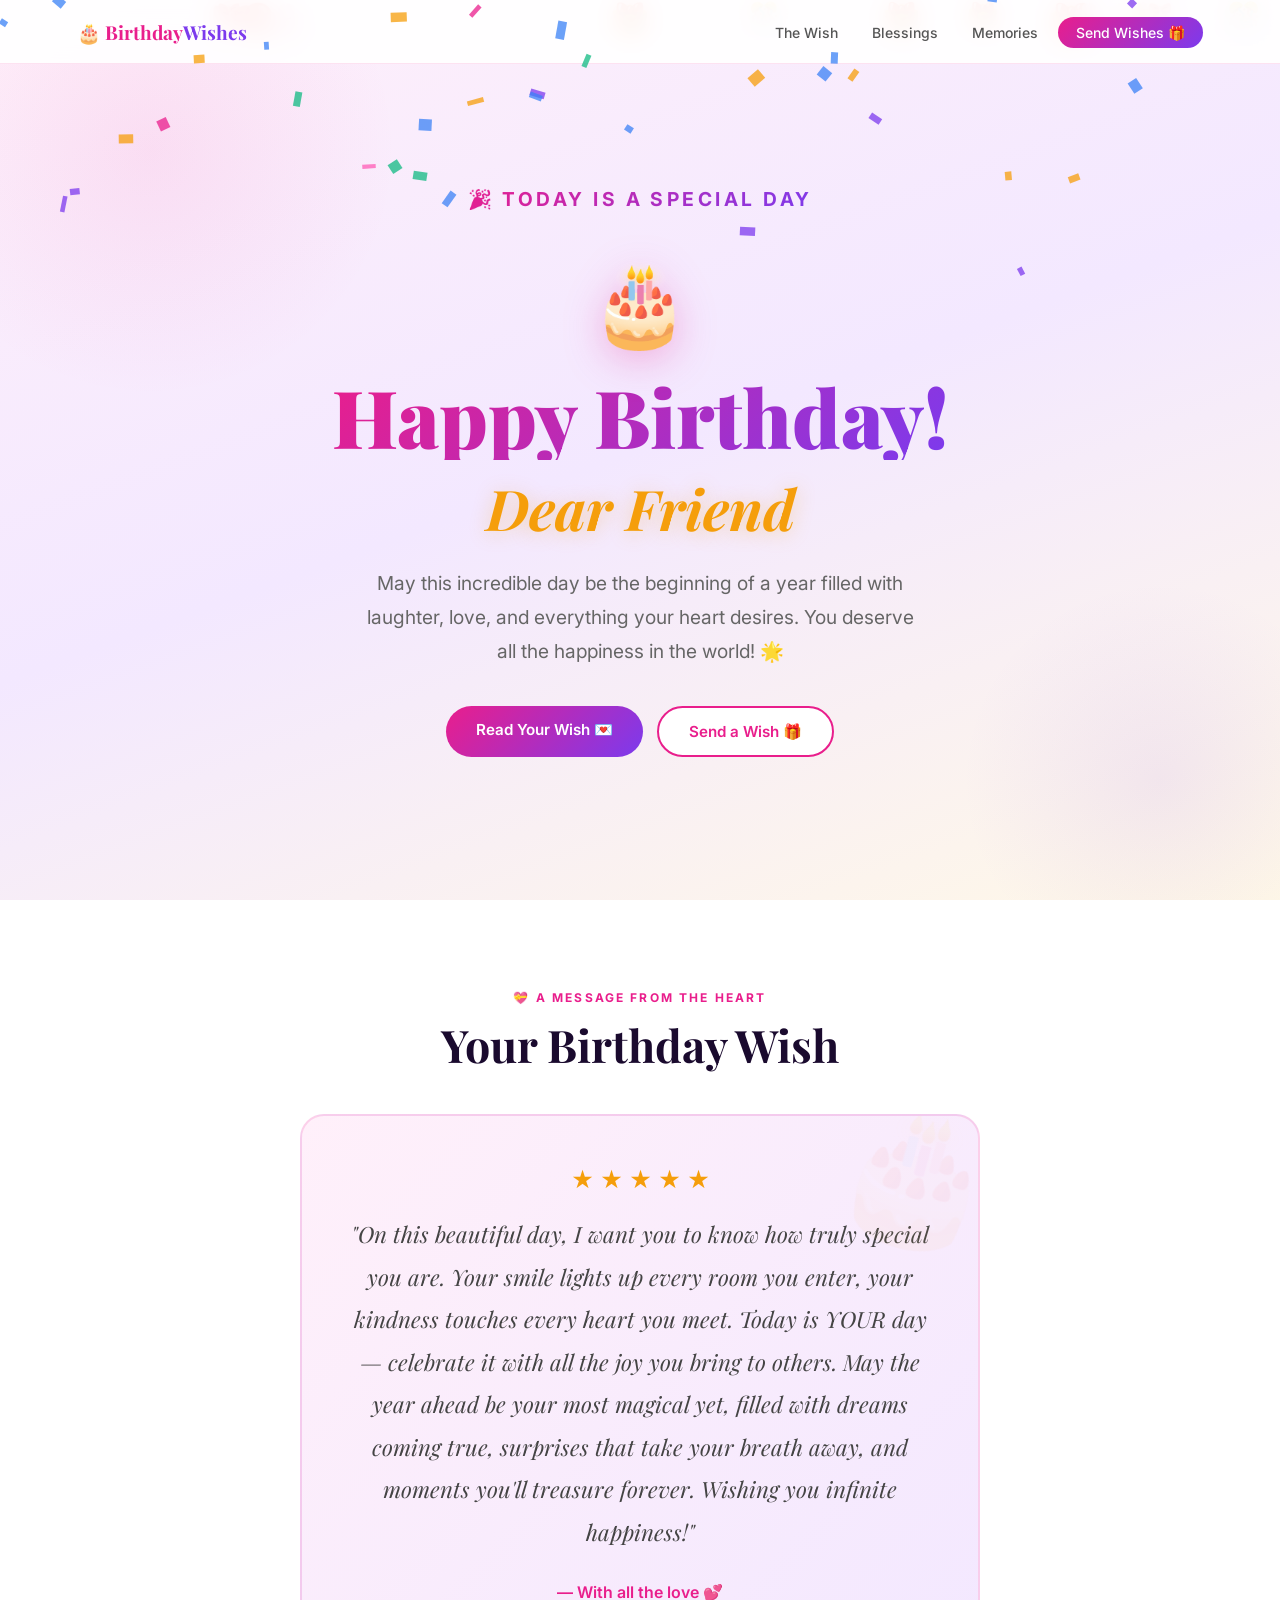
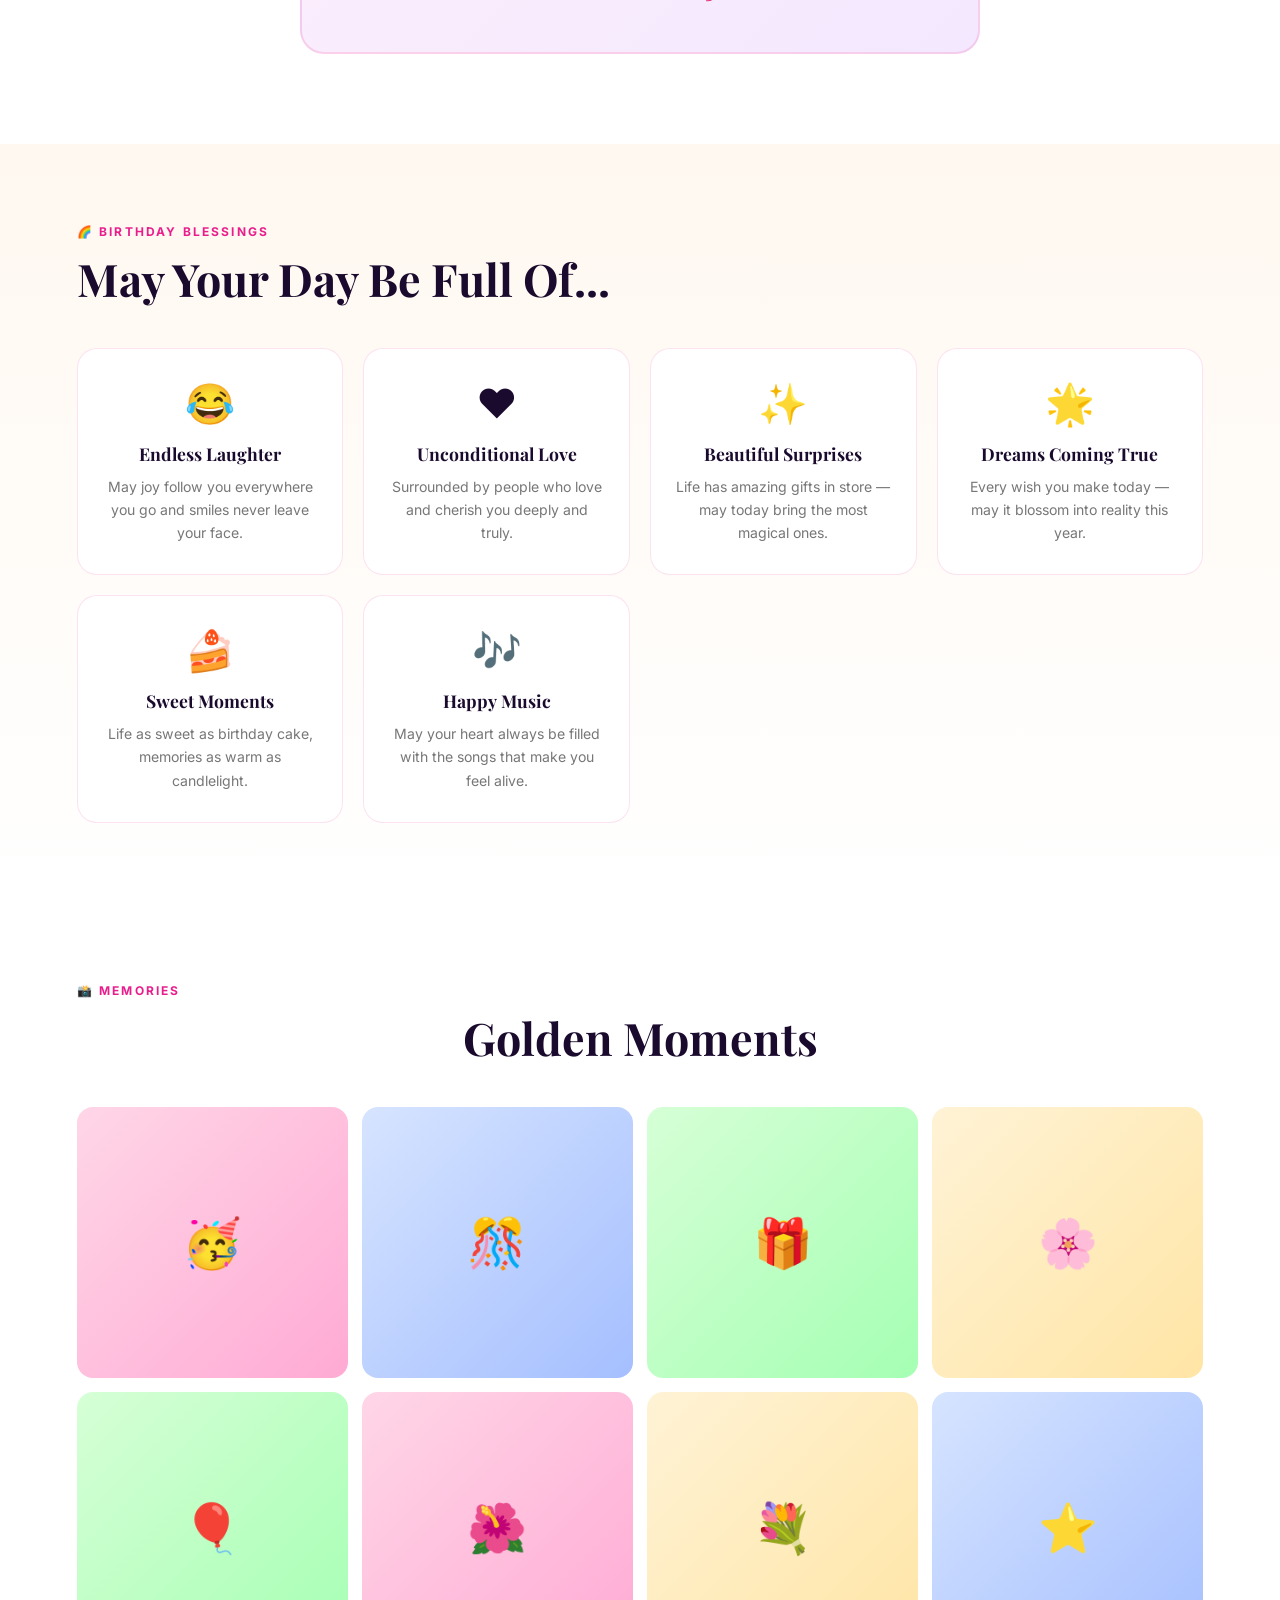
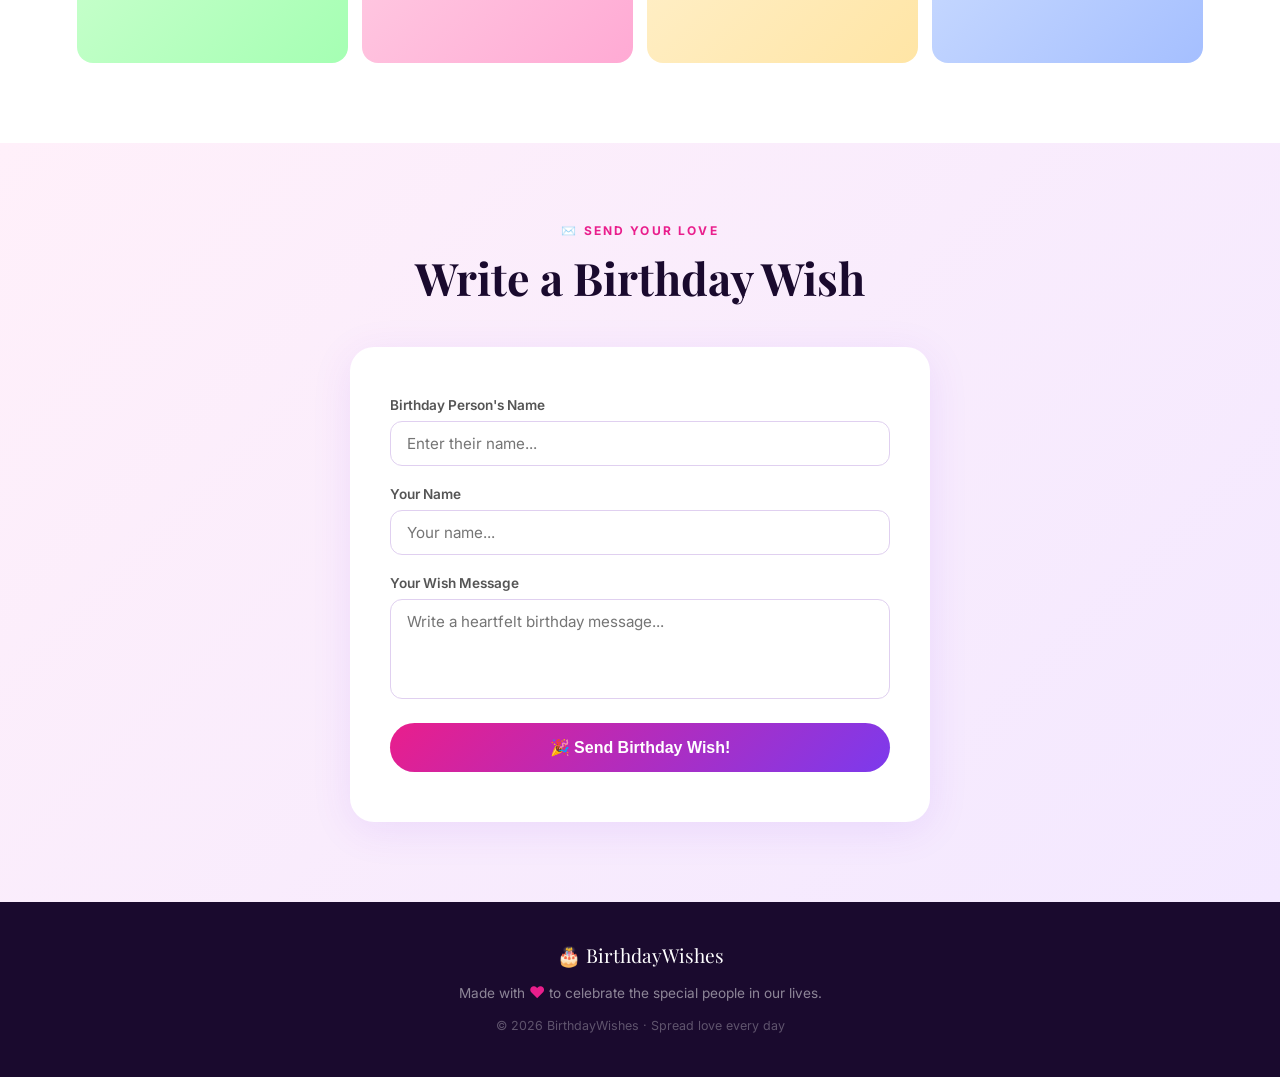
<file: birthday_wishes.html>
<!DOCTYPE html>
<html lang="en">
<head>
  <meta charset="UTF-8"/>
  <meta name="viewport" content="width=device-width, initial-scale=1.0"/>
  <title>Happy Birthday!</title>
  <link href="https://fonts.googleapis.com/css2?family=Playfair+Display:ital,wght@0,700;0,900;1,700&family=Inter:wght@400;500;600&display=swap" rel="stylesheet"/>
  <style>
    *, *::before, *::after { box-sizing: border-box; margin: 0; padding: 0; }

    :root {
      --pink:    #e91e8c;
      --pink2:   #ff5bb5;
      --purple:  #7c3aed;
      --gold:    #f59e0b;
      --cream:   #fff8f0;
      --white:   #ffffff;
      --dark:    #1a0a2e;
    }

    html { scroll-behavior: smooth; }

    body {
      font-family: 'Inter', sans-serif;
      background: var(--cream);
      color: var(--dark);
      overflow-x: hidden;
    }

    /* CONFETTI CANVAS */
    #confetti-canvas {
      position: fixed; top: 0; left: 0; width: 100%; height: 100%;
      pointer-events: none; z-index: 999;
    }

    /* NAV */
    nav {
      position: fixed; top: 0; width: 100%; z-index: 100;
      background: rgba(255, 255, 255, 0.92);
      backdrop-filter: blur(12px);
      border-bottom: 1px solid rgba(233,30,140,0.12);
      display: flex; align-items: center; justify-content: space-between;
      padding: 0 6%; height: 64px;
    }
    .nav-brand {
      font-family: 'Playfair Display', serif;
      font-size: 1.2rem; font-weight: 700; color: var(--pink);
      text-decoration: none;
    }
    .nav-brand span { color: var(--purple); }
    .nav-links { display: flex; gap: 6px; list-style: none; }
    .nav-links a {
      text-decoration: none; font-size: 0.875rem; font-weight: 500;
      color: #555; padding: 7px 14px; border-radius: 20px;
      transition: 0.2s;
    }
    .nav-links a:hover { background: rgba(233,30,140,0.08); color: var(--pink); }
    .nav-links .send-btn {
      background: linear-gradient(135deg, var(--pink), var(--purple));
      color: white !important; padding: 7px 18px; border-radius: 20px;
    }
    .nav-links .send-btn:hover { opacity: 0.88; background: linear-gradient(135deg, var(--pink), var(--purple)); }
    .nav-toggle { display: none; background: none; border: none; font-size: 1.4rem; cursor: pointer; color: var(--pink); }

    /* HERO */
    .hero {
      min-height: 100vh;
      background: linear-gradient(160deg, #fff0fa 0%, #f3e8ff 50%, #fff8e7 100%);
      display: flex; flex-direction: column; align-items: center; justify-content: center;
      text-align: center; padding: 100px 20px 60px;
      position: relative; overflow: hidden;
    }

    /* floating circles bg */
    .hero::before {
      content: '';
      position: absolute; width: 500px; height: 500px;
      border-radius: 50%;
      background: radial-gradient(circle, rgba(233,30,140,0.08) 0%, transparent 70%);
      top: -100px; left: -100px;
    }
    .hero::after {
      content: '';
      position: absolute; width: 400px; height: 400px;
      border-radius: 50%;
      background: radial-gradient(circle, rgba(124,58,237,0.08) 0%, transparent 70%);
      bottom: -80px; right: -80px;
    }

    /* cake */
    .cake {
      font-size: 5rem; margin-bottom: 20px;
      animation: bounce 2s ease-in-out infinite;
      filter: drop-shadow(0 8px 20px rgba(233,30,140,0.3));
    }
    @keyframes bounce {
      0%, 100% { transform: translateY(0); }
      50%       { transform: translateY(-12px); }
    }

    .hero-tag {
      font-size: 0.75rem; font-weight: 700; letter-spacing: 0.18em;
      text-transform: uppercase;
      background: linear-gradient(135deg, var(--pink), var(--purple));
      -webkit-background-clip: text; -webkit-text-fill-color: transparent;
      margin-bottom: 14px;
    }

    .hero h1 {
      font-family: 'Playfair Display', serif;
      font-size: clamp(2.6rem, 7vw, 5rem);
      font-weight: 900; line-height: 1.1;
      background: linear-gradient(135deg, var(--pink) 0%, var(--purple) 100%);
      -webkit-background-clip: text; -webkit-text-fill-color: transparent;
      margin-bottom: 10px;
    }

    .hero-name {
      font-family: 'Playfair Display', serif;
      font-size: clamp(2rem, 5vw, 3.5rem);
      font-weight: 700; font-style: italic;
      color: var(--gold); margin-bottom: 22px;
      text-shadow: 0 2px 20px rgba(245,158,11,0.3);
    }

    .hero p {
      font-size: clamp(1rem, 2.2vw, 1.2rem);
      color: #666; line-height: 1.75;
      max-width: 560px; margin-bottom: 38px;
    }

    .hero-btns { display: flex; gap: 14px; justify-content: center; flex-wrap: wrap; }
    .btn {
      padding: 14px 30px; border-radius: 50px; font-weight: 600;
      font-size: 0.95rem; text-decoration: none; cursor: pointer; border: none;
      transition: transform 0.15s, box-shadow 0.15s;
      display: inline-block;
    }
    .btn:hover { transform: translateY(-3px); box-shadow: 0 10px 30px rgba(0,0,0,0.15); }
    .btn-primary {
      background: linear-gradient(135deg, var(--pink), var(--purple));
      color: white;
    }
    .btn-outline {
      background: white; color: var(--pink);
      border: 2px solid var(--pink);
    }
    .btn-outline:hover { background: rgba(233,30,140,0.06); }

    /* FLOATING BALLOONS */
    .balloons {
      position: absolute; width: 100%; height: 100%;
      top: 0; left: 0; pointer-events: none; overflow: hidden;
    }
    .balloon {
      position: absolute; font-size: 2rem;
      animation: float-up linear infinite;
      opacity: 0.7;
    }
    @keyframes float-up {
      0%   { transform: translateY(100vh) rotate(-15deg); opacity: 0; }
      10%  { opacity: 0.7; }
      90%  { opacity: 0.7; }
      100% { transform: translateY(-120px) rotate(15deg); opacity: 0; }
    }

    /* WISH SECTION */
    #wish {
      background: white;
      padding: 90px 6%;
      text-align: center;
    }
    .section-tag {
      font-size: 0.75rem; font-weight: 700; letter-spacing: 0.18em;
      text-transform: uppercase; color: var(--pink); margin-bottom: 10px;
    }
    .section-title {
      font-family: 'Playfair Display', serif;
      font-size: clamp(1.8rem, 4vw, 2.8rem); font-weight: 700;
      color: var(--dark); margin-bottom: 40px;
    }

    .wish-card {
      background: linear-gradient(135deg, #fff0fa, #f3e8ff);
      border: 2px solid rgba(233,30,140,0.15);
      border-radius: 24px; padding: 50px 40px;
      max-width: 680px; margin: 0 auto;
      position: relative; overflow: hidden;
    }
    .wish-card::before {
      content: '🎂';
      position: absolute; font-size: 8rem; opacity: 0.06;
      top: -20px; right: -20px; transform: rotate(15deg);
    }
    .wish-card blockquote {
      font-family: 'Playfair Display', serif;
      font-size: clamp(1.1rem, 2.5vw, 1.4rem);
      font-style: italic; line-height: 1.9;
      color: #444; margin-bottom: 28px;
    }
    .wish-sig {
      font-weight: 600; color: var(--pink); font-size: 1rem;
    }

    /* CARDS ROW */
    #more {
      padding: 80px 6%;
      background: linear-gradient(180deg, #fff8f0 0%, white 100%);
    }
    .cards-row {
      display: grid;
      grid-template-columns: repeat(auto-fit, minmax(220px, 1fr));
      gap: 20px; margin-top: 40px;
    }
    .wish-mini {
      background: white;
      border: 1px solid rgba(233,30,140,0.12);
      border-radius: 20px;
      padding: 30px 24px; text-align: center;
      transition: transform 0.2s, box-shadow 0.2s;
    }
    .wish-mini:hover { transform: translateY(-5px); box-shadow: 0 14px 40px rgba(233,30,140,0.12); }
    .wish-mini .emoji { font-size: 2.5rem; margin-bottom: 14px; display: block; }
    .wish-mini h3 {
      font-family: 'Playfair Display', serif;
      font-size: 1.1rem; color: var(--dark); margin-bottom: 10px;
    }
    .wish-mini p { font-size: 0.88rem; color: #777; line-height: 1.65; }

    /* SEND WISHES */
    #send {
      padding: 80px 6%;
      background: linear-gradient(135deg, #fff0fa, #f3e8ff);
      text-align: center;
    }
    .form-box {
      background: white; border-radius: 24px;
      padding: 50px 40px; max-width: 580px;
      margin: 40px auto 0;
      box-shadow: 0 8px 40px rgba(124,58,237,0.1);
    }
    .form-group { margin-bottom: 20px; text-align: left; }
    .form-group label {
      display: block; font-size: 0.85rem; font-weight: 600;
      color: #555; margin-bottom: 8px;
    }
    .form-group input,
    .form-group textarea {
      width: 100%; padding: 12px 16px; border-radius: 12px;
      border: 1.5px solid #e0d0f0; font-family: inherit; font-size: 0.95rem;
      color: var(--dark); transition: border 0.2s; outline: none;
      resize: none;
    }
    .form-group input:focus,
    .form-group textarea:focus { border-color: var(--pink); }
    .form-group textarea { min-height: 100px; }
    #sendBtn {
      width: 100%; padding: 15px;
      background: linear-gradient(135deg, var(--pink), var(--purple));
      color: white; font-size: 1rem; font-weight: 600;
      border: none; border-radius: 50px; cursor: pointer;
      transition: opacity 0.2s, transform 0.15s;
    }
    #sendBtn:hover { opacity: 0.88; transform: translateY(-2px); }
    #successMsg {
      display: none; text-align: center; padding: 20px;
      background: linear-gradient(135deg, #e8fff0, #f0fff8);
      border-radius: 16px; margin-top: 20px;
      color: #166534; font-weight: 600; font-size: 1.05rem;
    }

    /* PHOTO STRIP */
    #memories {
      padding: 80px 6%; background: white;
    }
    .photo-grid {
      display: grid;
      grid-template-columns: repeat(4, 1fr);
      gap: 14px; margin-top: 40px;
    }
    .photo-frame {
      border-radius: 16px; overflow: hidden; aspect-ratio: 1/1;
      display: flex; align-items: center; justify-content: center;
      font-size: 3rem;
      transition: transform 0.2s;
    }
    .photo-frame:hover { transform: scale(1.04); }
    .pf1 { background: linear-gradient(135deg, #ffd6e7, #ffaad4); }
    .pf2 { background: linear-gradient(135deg, #d6e4ff, #a5bfff); }
    .pf3 { background: linear-gradient(135deg, #d6ffd6, #a5ffb3); }
    .pf4 { background: linear-gradient(135deg, #fff3d6, #ffe5a5); }

    /* FOOTER */
    footer {
      background: var(--dark);
      text-align: center; padding: 40px 20px;
    }
    footer p {
      color: rgba(255,255,255,0.5); font-size: 0.85rem; line-height: 1.8;
    }
    footer .footer-heart { color: var(--pink); font-size: 1rem; }
    footer .brand {
      font-family: 'Playfair Display', serif;
      font-size: 1.2rem; color: white; margin-bottom: 10px; display: block;
    }

    /* STARS TOP */
    .stars-row {
      display: flex; justify-content: center; gap: 6px;
      margin-bottom: 20px;
    }
    .star { color: var(--gold); font-size: 1.4rem; }

    /* PULSE */
    @keyframes pulse { 0%,100%{transform:scale(1)} 50%{transform:scale(1.08)} }
    .pulse { animation: pulse 1.8s ease-in-out infinite; }

    /* responsive */
    @media(max-width:680px){
      .nav-links { display: none; }
      .nav-toggle { display: block; }
      .photo-grid { grid-template-columns: repeat(2, 1fr); }
      .wish-card { padding: 30px 22px; }
      .form-box { padding: 30px 20px; }
    }
  </style>
</head>
<body>

<canvas id="confetti-canvas"></canvas>

<!-- NAV -->
<nav>
  <a class="nav-brand" href="#">🎂 Birthday<span>Wishes</span></a>
  <ul class="nav-links" id="navLinks">
    <li><a href="#wish">The Wish</a></li>
    <li><a href="#more">Blessings</a></li>
    <li><a href="#memories">Memories</a></li>
    <li><a href="#send" class="send-btn">Send Wishes 🎁</a></li>
  </ul>
  <button class="nav-toggle" onclick="document.getElementById('navLinks').classList.toggle('open')" style="display:none;">☰</button>
</nav>

<!-- HERO -->
<section class="hero" id="home">
  <div class="balloons" id="balloons"></div>
  <p class="hero-tag">🎉 Today is a special day</p>
  <div class="cake pulse">🎂</div>
  <h1>Happy Birthday!</h1>
  <div class="hero-name" id="heroName">Dear Friend</div>
  <p>May this incredible day be the beginning of a year filled with laughter, love, and everything your heart desires. You deserve all the happiness in the world! 🌟</p>
  <div class="hero-btns">
    <a href="#wish" class="btn btn-primary">Read Your Wish 💌</a>
    <a href="#send" class="btn btn-outline">Send a Wish 🎁</a>
  </div>
</section>

<!-- WISH SECTION -->
<section id="wish">
  <p class="section-tag">💝 A Message From The Heart</p>
  <h2 class="section-title">Your Birthday Wish</h2>
  <div class="wish-card">
    <div class="stars-row">
      <span class="star">★</span><span class="star">★</span><span class="star">★</span>
      <span class="star">★</span><span class="star">★</span>
    </div>
    <blockquote id="wishText">
      "On this beautiful day, I want you to know how truly special you are. Your smile lights up every room you enter, your kindness touches every heart you meet. Today is YOUR day — celebrate it with all the joy you bring to others. May the year ahead be your most magical yet, filled with dreams coming true, surprises that take your breath away, and moments you'll treasure forever. Wishing you infinite happiness!"
    </blockquote>
    <p class="wish-sig" id="fromName">— With all the love 💕</p>
  </div>
</section>

<!-- BLESSING CARDS -->
<section id="more">
  <p class="section-tag">🌈 Birthday Blessings</p>
  <h2 class="section-title">May Your Day Be Full Of...</h2>
  <div class="cards-row">
    <div class="wish-mini">
      <span class="emoji">😂</span>
      <h3>Endless Laughter</h3>
      <p>May joy follow you everywhere you go and smiles never leave your face.</p>
    </div>
    <div class="wish-mini">
      <span class="emoji">❤️</span>
      <h3>Unconditional Love</h3>
      <p>Surrounded by people who love and cherish you deeply and truly.</p>
    </div>
    <div class="wish-mini">
      <span class="emoji">✨</span>
      <h3>Beautiful Surprises</h3>
      <p>Life has amazing gifts in store — may today bring the most magical ones.</p>
    </div>
    <div class="wish-mini">
      <span class="emoji">🌟</span>
      <h3>Dreams Coming True</h3>
      <p>Every wish you make today — may it blossom into reality this year.</p>
    </div>
    <div class="wish-mini">
      <span class="emoji">🍰</span>
      <h3>Sweet Moments</h3>
      <p>Life as sweet as birthday cake, memories as warm as candlelight.</p>
    </div>
    <div class="wish-mini">
      <span class="emoji">🎶</span>
      <h3>Happy Music</h3>
      <p>May your heart always be filled with the songs that make you feel alive.</p>
    </div>
  </div>
</section>

<!-- MEMORIES -->
<section id="memories">
  <p class="section-tag">📸 Memories</p>
  <h2 class="section-title" style="text-align:center;">Golden Moments</h2>
  <div class="photo-grid">
    <div class="photo-frame pf1">🥳</div>
    <div class="photo-frame pf2">🎊</div>
    <div class="photo-frame pf3">🎁</div>
    <div class="photo-frame pf4">🌸</div>
    <div class="photo-frame pf3">🎈</div>
    <div class="photo-frame pf1">🌺</div>
    <div class="photo-frame pf4">💐</div>
    <div class="photo-frame pf2">⭐</div>
  </div>
</section>

<!-- SEND WISHES -->
<section id="send">
  <p class="section-tag">✉️ Send Your Love</p>
  <h2 class="section-title">Write a Birthday Wish</h2>
  <div class="form-box">
    <div class="form-group">
      <label>Birthday Person's Name</label>
      <input type="text" id="recipientName" placeholder="Enter their name..." />
    </div>
    <div class="form-group">
      <label>Your Name</label>
      <input type="text" id="senderName" placeholder="Your name..." />
    </div>
    <div class="form-group">
      <label>Your Wish Message</label>
      <textarea id="wishMsg" placeholder="Write a heartfelt birthday message..."></textarea>
    </div>
    <button id="sendBtn" onclick="sendWish()">🎉 Send Birthday Wish!</button>
    <div id="successMsg">🎂 Your wish has been sent! They're going to love it! 🎉</div>
  </div>
</section>

<!-- FOOTER -->
<footer>
  <span class="brand">🎂 BirthdayWishes</span>
  <p>Made with <span class="footer-heart">♥</span> to celebrate the special people in our lives.</p>
  <p style="margin-top:8px; font-size:0.78rem; color:rgba(255,255,255,0.3);">© 2026 BirthdayWishes · Spread love every day</p>
</footer>

<script>
  /* ── Confetti ── */
  const canvas = document.getElementById('confetti-canvas');
  const ctx = canvas.getContext('2d');
  canvas.width = window.innerWidth;
  canvas.height = window.innerHeight;
  window.addEventListener('resize', () => { canvas.width = window.innerWidth; canvas.height = window.innerHeight; });

  const colors = ['#e91e8c','#7c3aed','#f59e0b','#ff5bb5','#10b981','#3b82f6'];
  const pieces = Array.from({length: 120}, () => ({
    x: Math.random() * canvas.width,
    y: Math.random() * canvas.height - canvas.height,
    w: Math.random() * 8 + 4,
    h: Math.random() * 14 + 6,
    color: colors[Math.floor(Math.random() * colors.length)],
    speed: Math.random() * 2.5 + 1,
    rot: Math.random() * Math.PI * 2,
    rotSpeed: (Math.random() - 0.5) * 0.08,
    sway: Math.random() * 2 - 1,
    swayPhase: Math.random() * Math.PI * 2,
    active: true
  }));

  let frame = 0;
  function drawConfetti() {
    ctx.clearRect(0, 0, canvas.width, canvas.height);
    frame++;
    pieces.forEach(p => {
      p.y += p.speed;
      p.rot += p.rotSpeed;
      p.x += Math.sin(p.swayPhase + frame * 0.02) * 0.6 * p.sway;
      if (p.y > canvas.height + 20) { p.y = -20; p.x = Math.random() * canvas.width; }
      ctx.save();
      ctx.translate(p.x, p.y);
      ctx.rotate(p.rot);
      ctx.fillStyle = p.color;
      ctx.globalAlpha = 0.75;
      ctx.fillRect(-p.w/2, -p.h/2, p.w, p.h);
      ctx.restore();
    });
    requestAnimationFrame(drawConfetti);
  }
  drawConfetti();

  /* ── Balloons ── */
  const balloonEmojis = ['🎈','🎀','🎊','🎁','⭐','🌸'];
  const balloonContainer = document.getElementById('balloons');
  for (let i = 0; i < 14; i++) {
    const b = document.createElement('div');
    b.className = 'balloon';
    b.textContent = balloonEmojis[Math.floor(Math.random() * balloonEmojis.length)];
    b.style.left = Math.random() * 100 + 'vw';
    b.style.animationDuration = (Math.random() * 8 + 7) + 's';
    b.style.animationDelay = (Math.random() * 10) + 's';
    b.style.fontSize = (Math.random() * 1.5 + 1.2) + 'rem';
    balloonContainer.appendChild(b);
  }

  /* ── Send Wish ── */
  function sendWish() {
    const recipient = document.getElementById('recipientName').value.trim();
    const sender = document.getElementById('senderName').value.trim();
    const msg = document.getElementById('wishMsg').value.trim();

    if (recipient) document.getElementById('heroName').textContent = recipient + ' 🎂';
    if (sender)    document.getElementById('fromName').textContent = '— With all the love, ' + sender + ' 💕';
    if (msg)       document.getElementById('wishText').textContent = '"' + msg + '"';

    document.getElementById('successMsg').style.display = 'block';
    document.getElementById('sendBtn').textContent = '✅ Wish Sent!';
    setTimeout(() => {
      document.getElementById('home').scrollIntoView({behavior:'smooth'});
    }, 1200);
  }

  /* ── Nav mobile ── */
  const navLinks = document.getElementById('navLinks');
  navLinks.style.cssText = '';
</script>
</body>
</html>
</file>
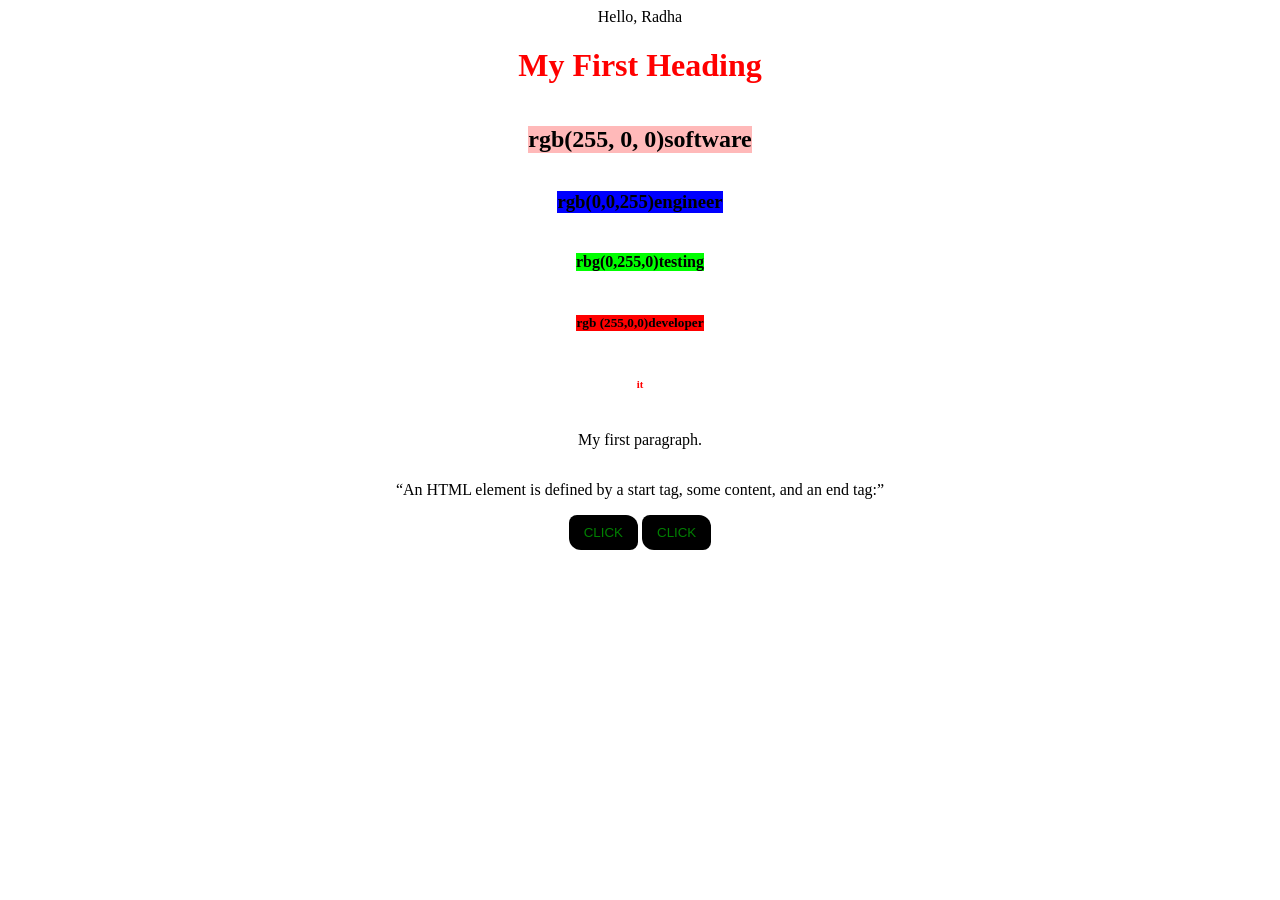
<file: mainn.html>
<!DOCTYPE html>
<html lang="en">

<head>
    <meta charset="UTF-8">
    <meta name="viewport" content="width=device-width, initial-scale=1.0">
    <title>Krishna</title>
    <link rel="stylesheet" href="./index.css">
</head>

<body>
    <header>Hello, Radha</header>
    <h1 class="heading">My First Heading</h1>
    <h2 style="background-color: rgba(255, 0, 0, 0.275)">rgb(255, 0, 0)software</h2>
    <h3 style="background-color:rgb(0,0,255);">rgb(0,0,255)engineer</h3>
    <h4 style="background-color:rgb(0,255,0);">rbg(0,255,0)testing</h4>
    <h5 style="background-color: rgb(255,0,0);">rgb (255,0,0)developer</h5>
    <h6 style="color: red;">it</h6>
    <p>My first paragraph.</p>


    <p><q>An HTML element is defined by a start tag, some content, and an end tag:</q></p>

    <main>
        <div>
            <button><a target="_blank" href="https://www.youtube.com/">Click</a></button>
            <button><a target="_blank" href="https://admin.hropal.vprc.in/app/company">Click</a></button>
        </body>
</file>
<file: index.css>
body{
    display: flex;
    justify-content: center;
    align-items: center;
    flex-direction: column;
}


button {
    background-color: black;
    border-radius: 8px 12px;
    outline: none;
    border: none;
    padding: 10px 15px;
}
a{
    color: #fff;
    text-transform: uppercase;
    outline: none;
    text-decoration: none;
} 

.heading {
    color: red;
}

a:link {
  color: green;
  background-color: transparent;
  text-decoration: none;
}

a:visited {
  color: pink;
  background-color: transparent;
  text-decoration: none;
}

a:hover {
  color: red;
  background-color: transparent;
  text-decoration: underline;
}

a:active {
  color: yellow;
  background-color: transparent;
  text-decoration: underline;
}
</file>
